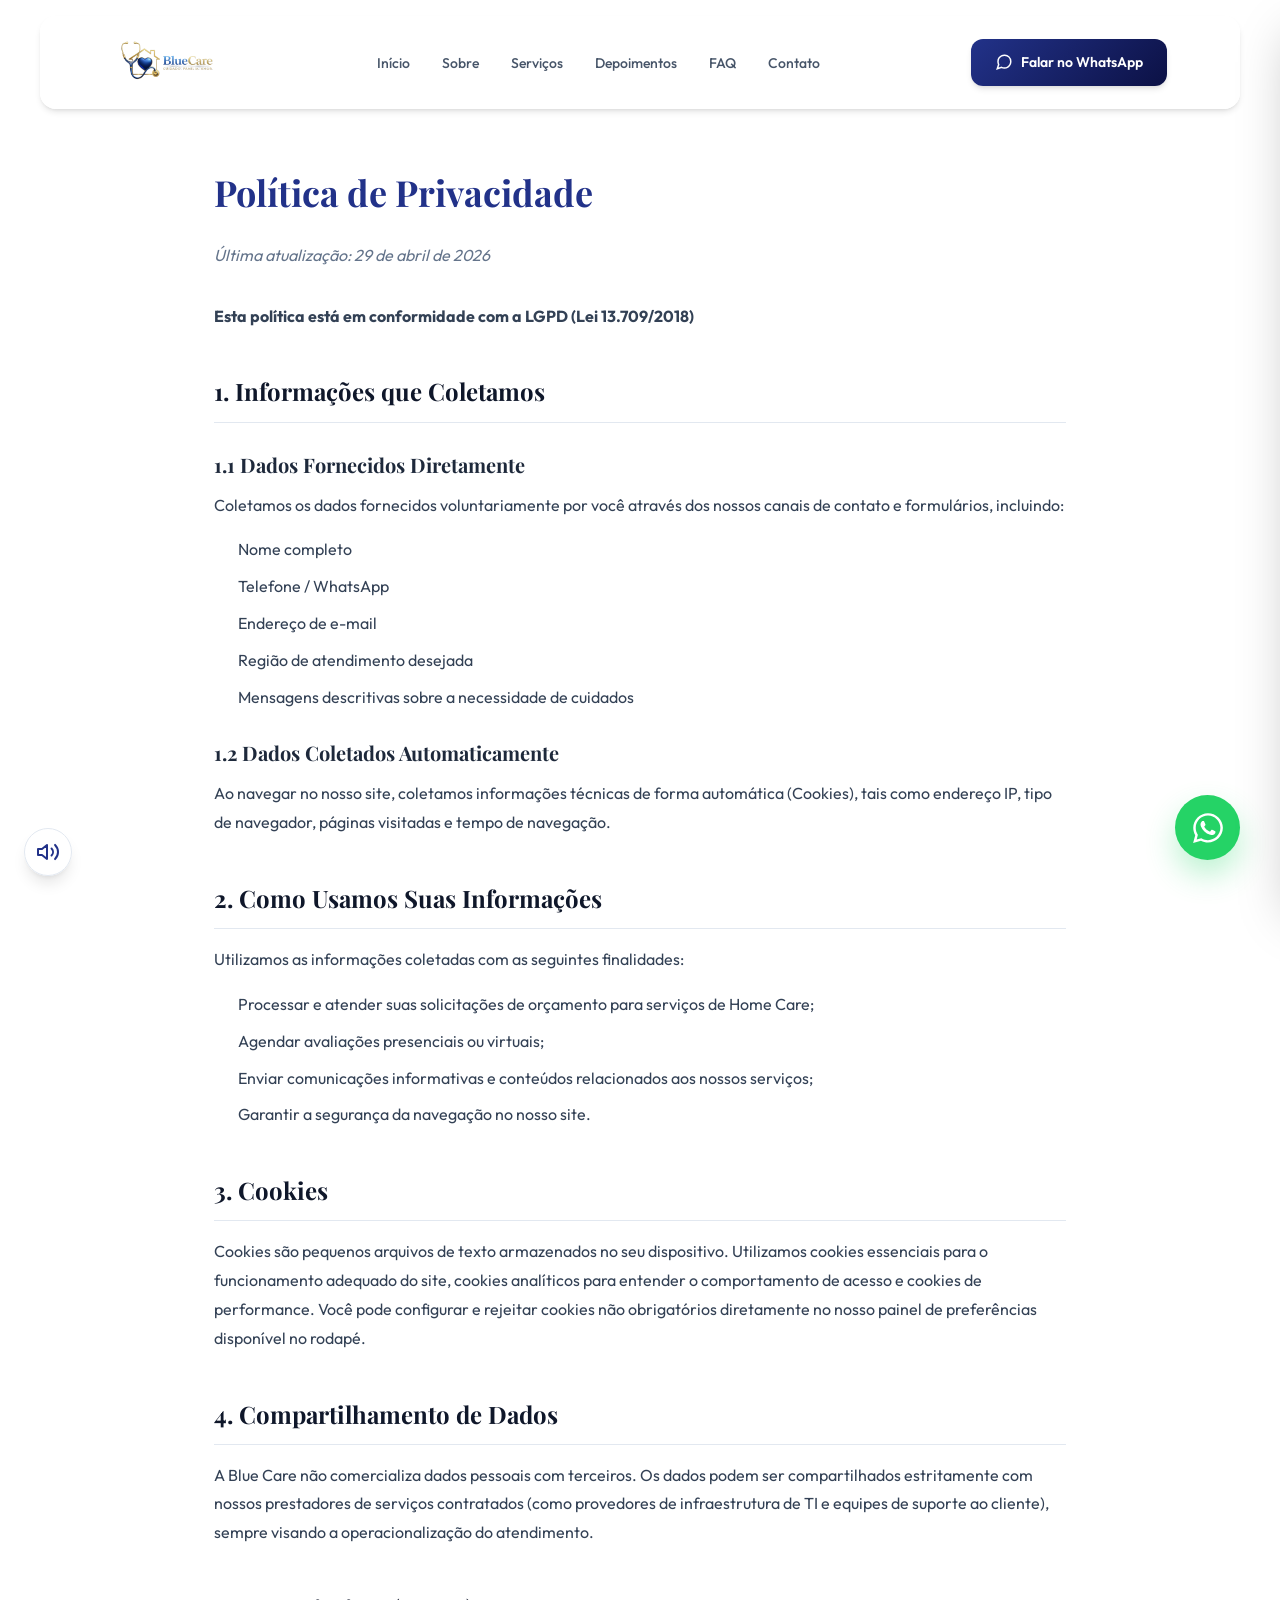
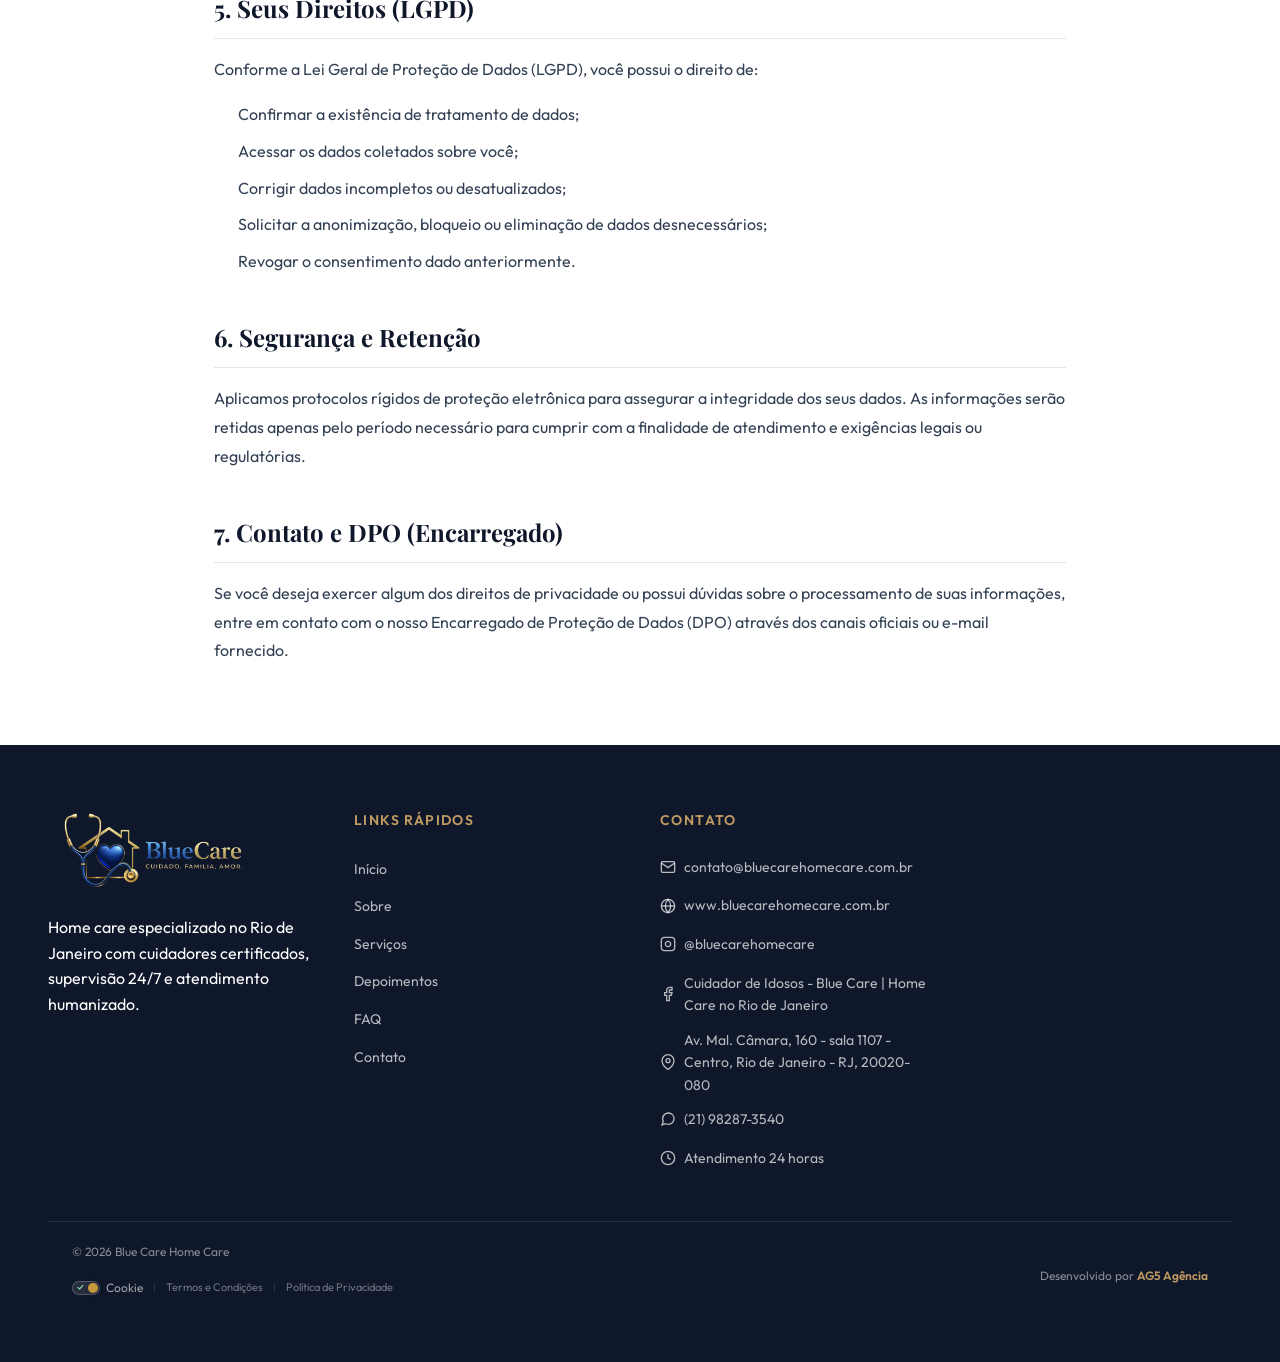
<file: politica-de-privacidade.html>
<!DOCTYPE html>
<html lang="pt-BR">

<head>
    <meta charset="UTF-8">
    <meta name="viewport" content="width=device-width, initial-scale=1.0">
    <meta name="description"
        content="Política de Privacidade da Blue Care - Saiba como protegemos seus dados pessoais.">
    <title>Política de Privacidade | Blue Care</title>
    <link rel="preconnect" href="https://fonts.googleapis.com">
    <link rel="preconnect" href="https://fonts.gstatic.com" crossorigin>
    <link
        href="https://fonts.googleapis.com/css2?family=Outfit:wght@300;400;500;600;700&family=Playfair+Display:wght@400;500;600;700&display=swap"
        rel="stylesheet">
    <link rel="stylesheet" href="style.css">
    <link rel="stylesheet" href="cookie-banner.css">
    <style>
        .legal-container {
            max-width: 900px;
            margin: calc(var(--space-20) + 80px) auto var(--space-20);
            padding: 0 var(--space-6);
            color: var(--color-gray-700);
            line-height: 1.8;
        }

        .legal-container h1 {
            font-family: var(--font-display);
            font-size: var(--text-4xl);
            color: var(--color-primary);
            margin-bottom: var(--space-4);
        }

        .legal-container h2 {
            font-family: var(--font-display);
            font-size: var(--text-2xl);
            color: var(--color-gray-900);
            margin-top: var(--space-10);
            margin-bottom: var(--space-4);
            border-bottom: 1px solid var(--color-gray-200);
            padding-bottom: var(--space-2);
        }

        .legal-container h3 {
            font-family: var(--font-display);
            font-size: var(--text-xl);
            color: var(--color-gray-800);
            margin-top: var(--space-6);
            margin-bottom: var(--space-2);
        }

        .legal-container p {
            margin-bottom: var(--space-4);
        }

        .legal-container ul {
            margin-bottom: var(--space-4);
            padding-left: var(--space-6);
        }

        .legal-container li {
            margin-bottom: var(--space-2);
        }

        .legal-container em {
            display: block;
            margin-bottom: var(--space-8);
            color: var(--color-gray-500);
        }
    </style>
</head>

<body>
    <!-- Navegação -->
    <header class="header" id="header">
        <div class="container">
            <nav class="nav" role="navigation" aria-label="Navegação principal">
                <a href="index.html" class="logo">
                    <img src="images/logo-blue-care.webp" alt="Blue Care Home Care" width="1536" height="1024">
                </a>

                <button class="nav-toggle" id="navToggle" aria-label="Abrir menu" aria-expanded="false">
                    <span class="hamburger"></span>
                    <span class="hamburger"></span>
                    <span class="hamburger"></span>
                </button>

                <ul class="nav-menu" id="navMenu">
                    <li><a href="index.html#inicio" class="nav-link">Início</a></li>
                    <li><a href="index.html#sobre" class="nav-link">Sobre</a></li>
                    <li><a href="index.html#servicos" class="nav-link">Serviços</a></li>
                    <li><a href="index.html#depoimentos" class="nav-link">Depoimentos</a></li>
                    <li><a href="index.html#faq" class="nav-link">FAQ</a></li>
                    <li><a href="index.html#contato" class="nav-link">Contato</a></li>
                </ul>

                <a href="https://wa.me/5521982873540?text=Ol%C3%A1%2C%20vim%20atrav%C3%A9s%20do%20site%20e%20gostaria%20de%20uma%20informa%C3%A7%C3%A3o."
                    class="btn btn-primary btn-nav" target="_blank" rel="noopener noreferrer">
                    <svg width="18" height="18" viewBox="0 0 24 24" fill="none" stroke="currentColor" stroke-width="2">
                        <path
                            d="M21 11.5a8.38 8.38 0 0 1-.9 3.8 8.5 8.5 0 0 1-7.6 4.7 8.38 8.38 0 0 1-3.8-.9L3 21l1.9-5.7a8.38 8.38 0 0 1-.9-3.8 8.5 8.5 0 0 1 4.7-7.6 8.38 8.38 0 0 1 3.8-.9h.5a8.48 8.48 0 0 1 8 8v.5z" />
                    </svg>
                    Falar no WhatsApp
                </a>
            </nav>
        </div>
    </header>

    <main class="legal-container">
        <h1>Política de Privacidade</h1>
        <p><em>Última atualização: 29 de abril de 2026</em></p>
        <p><strong>Esta política está em conformidade com a LGPD (Lei 13.709/2018)</strong></p>

        <section>
            <h2>1. Informações que Coletamos</h2>
            <h3>1.1 Dados Fornecidos Diretamente</h3>
            <p>Coletamos os dados fornecidos voluntariamente por você através dos nossos canais de contato e
                formulários, incluindo:</p>
            <ul>
                <li>Nome completo</li>
                <li>Telefone / WhatsApp</li>
                <li>Endereço de e-mail</li>
                <li>Região de atendimento desejada</li>
                <li>Mensagens descritivas sobre a necessidade de cuidados</li>
            </ul>
            <h3>1.2 Dados Coletados Automaticamente</h3>
            <p>Ao navegar no nosso site, coletamos informações técnicas de forma automática (Cookies), tais como
                endereço IP, tipo de navegador, páginas visitadas e tempo de navegação.</p>
        </section>

        <section>
            <h2>2. Como Usamos Suas Informações</h2>
            <p>Utilizamos as informações coletadas com as seguintes finalidades:</p>
            <ul>
                <li>Processar e atender suas solicitações de orçamento para serviços de Home Care;</li>
                <li>Agendar avaliações presenciais ou virtuais;</li>
                <li>Enviar comunicações informativas e conteúdos relacionados aos nossos serviços;</li>
                <li>Garantir a segurança da navegação no nosso site.</li>
            </ul>
        </section>

        <section>
            <h2>3. Cookies</h2>
            <p>Cookies são pequenos arquivos de texto armazenados no seu dispositivo. Utilizamos cookies essenciais para
                o funcionamento adequado do site, cookies analíticos para entender o comportamento de acesso e cookies
                de performance. Você pode configurar e rejeitar cookies não obrigatórios diretamente no nosso painel de
                preferências disponível no rodapé.</p>
        </section>

        <section>
            <h2>4. Compartilhamento de Dados</h2>
            <p>A Blue Care não comercializa dados pessoais com terceiros. Os dados podem ser compartilhados estritamente
                com nossos prestadores de serviços contratados (como provedores de infraestrutura de TI e equipes de
                suporte ao cliente), sempre visando a operacionalização do atendimento.</p>
        </section>

        <section>
            <h2>5. Seus Direitos (LGPD)</h2>
            <p>Conforme a Lei Geral de Proteção de Dados (LGPD), você possui o direito de:</p>
            <ul>
                <li>Confirmar a existência de tratamento de dados;</li>
                <li>Acessar os dados coletados sobre você;</li>
                <li>Corrigir dados incompletos ou desatualizados;</li>
                <li>Solicitar a anonimização, bloqueio ou eliminação de dados desnecessários;</li>
                <li>Revogar o consentimento dado anteriormente.</li>
            </ul>
        </section>

        <section>
            <h2>6. Segurança e Retenção</h2>
            <p>Aplicamos protocolos rígidos de proteção eletrônica para assegurar a integridade dos seus dados. As
                informações serão retidas apenas pelo período necessário para cumprir com a finalidade de atendimento e
                exigências legais ou regulatórias.</p>
        </section>

        <section>
            <h2>7. Contato e DPO (Encarregado)</h2>
            <p>Se você deseja exercer algum dos direitos de privacidade ou possui dúvidas sobre o processamento de suas
                informações, entre em contato com o nosso Encarregado de Proteção de Dados (DPO) através dos canais
                oficiais ou e-mail fornecido.</p>
        </section>
    </main>

    <footer class="footer">
        <div class="container">
            <div class="footer-grid">
                <div class="footer-brand">
                    <a href="index.html" class="footer-logo">
                        <img src="images/logo-blue-care.webp" alt="Blue Care Home Care">
                    </a>
                    <p class="footer-bio">Home care especializado no Rio de Janeiro com cuidadores certificados,
                        supervisão 24/7 e atendimento humanizado.</p>
                </div>
                <div class="footer-links">
                    <h4>Links Rápidos</h4>
                    <ul>
                        <li><a href="index.html#inicio">Início</a></li>
                        <li><a href="index.html#sobre">Sobre</a></li>
                        <li><a href="index.html#servicos">Serviços</a></li>
                        <li><a href="index.html#depoimentos">Depoimentos</a></li>
                        <li><a href="index.html#faq">FAQ</a></li>
                        <li><a href="index.html#contato">Contato</a></li>
                    </ul>
                </div>
                <div class="footer-contact">
                    <h4>Contato</h4>
                    <ul>
                        <li>
                            <a href="mailto:contato@bluecarehomecare.com.br" class="contact-item">
                                <svg width="16" height="16" viewBox="0 0 24 24" fill="none" stroke="currentColor"
                                    stroke-width="2">
                                    <path
                                        d="M4 4h16c1.1 0 2 .9 2 2v12c0 1.1-.9 2-2 2H4c-1.1 0-2-.9-2-2V6c0-1.1.9-2 2-2z" />
                                    <polyline points="22,6 12,13 2,6" />
                                </svg>
                                <span>contato@bluecarehomecare.com.br</span>
                            </a>
                        </li>
                        <li>
                            <a href="https://bluecarehomecare.com.br" class="contact-item" target="_blank"
                                rel="noopener noreferrer">
                                <svg width="16" height="16" viewBox="0 0 24 24" fill="none" stroke="currentColor"
                                    stroke-width="2">
                                    <circle cx="12" cy="12" r="10" />
                                    <line x1="2" y1="12" x2="22" y2="12" />
                                    <path
                                        d="M12 2a15.3 15.3 0 0 1 4 10 15.3 15.3 0 0 1-4 10 15.3 15.3 0 0 1-4-10 15.3 15.3 0 0 1 4-10z" />
                                </svg>
                                <span>www.bluecarehomecare.com.br</span>
                            </a>
                        </li>
                        <li>
                            <a href="https://www.instagram.com/bluecarehomecare" class="contact-item" target="_blank"
                                rel="noopener noreferrer">
                                <svg width="16" height="16" viewBox="0 0 24 24" fill="none" stroke="currentColor"
                                    stroke-width="2">
                                    <rect x="2" y="2" width="20" height="20" rx="5" ry="5" />
                                    <path d="M16 11.37A4 4 0 1 1 12.63 8 4 4 0 0 1 16 11.37z" />
                                    <line x1="17.5" y1="6.5" x2="17.51" y2="6.5" />
                                </svg>
                                <span>@bluecarehomecare</span>
                            </a>
                        </li>
                        <li>
                            <a href="https://www.facebook.com/bluecarehomecare" class="contact-item" target="_blank"
                                rel="noopener noreferrer">
                                <svg width="16" height="16" viewBox="0 0 24 24" fill="none" stroke="currentColor"
                                    stroke-width="2">
                                    <path d="M18 2h-3a5 5 0 0 0-5 5v3H7v4h3v8h4v-8h3l1-4h-4V7a1 1 0 0 1 1-1h3z" />
                                </svg>
                                <span>Cuidador de Idosos - Blue Care | Home Care no Rio de Janeiro</span>
                            </a>
                        </li>
                        <li>
                            <a href="https://www.google.com/maps/search/?api=1&query=Av.+Mal.+C%C3%A2mara%2C+160+-+sala+1107+-+Centro%2C+Rio+de+Janeiro+-+RJ%2C+20020-080"
                                target="_blank" rel="noopener noreferrer">
                                <svg width="16" height="16" viewBox="0 0 24 24" fill="none" stroke="currentColor"
                                    stroke-width="2">
                                    <path d="M21 10c0 7-9 13-9 13s-9-6-9-13a9 9 0 0 1 18 0z" />
                                    <circle cx="12" cy="10" r="3" />
                                </svg>
                                <span>Av. Mal. Câmara, 160 - sala 1107 - Centro, Rio de Janeiro - RJ, 20020-080</span>
                            </a>
                        </li>
                        <li>
                            <a href="https://wa.me/5521982873540?text=Ol%C3%A1%2C%20vim%20atrav%C3%A9s%20do%20site%20e%20gostaria%20de%20uma%20informa%C3%A7%C3%A3o."
                                target="_blank" rel="noopener noreferrer">
                                <svg width="16" height="16" viewBox="0 0 24 24" fill="none" stroke="currentColor"
                                    stroke-width="2">
                                    <path
                                        d="M21 11.5a8.38 8.38 0 0 1-.9 3.8 8.5 8.5 0 0 1-7.6 4.7 8.38 8.38 0 0 1-3.8-.9L3 21l1.9-5.7a8.38 8.38 0 0 1-.9-3.8 8.5 8.5 0 0 1 4.7-7.6 8.38 8.38 0 0 1 3.8-.9h.5a8.48 8.48 0 0 1 8 8v.5z" />
                                </svg>
                                <span>(21) 98287-3540</span>
                            </a>
                        </li>
                        <li>
                            <span class="contact-item">
                                <svg width="16" height="16" viewBox="0 0 24 24" fill="none" stroke="currentColor"
                                    stroke-width="2">
                                    <circle cx="12" cy="12" r="10" />
                                    <polyline points="12 6 12 12 16 14" />
                                </svg>
                                <span>Atendimento 24 horas</span>
                            </span>
                        </li>
                    </ul>
                </div>
            </div>

            <div class="footer-bottom">
                <div class="footer-credits-left">
                    <span class="footer-copyright">© 2026 Blue Care Home Care</span>
                    <div class="footer-legal-links">
                        <a href="#" id="ck-prefs-link"
                            style="text-decoration:none; color:inherit; display:inline-flex; align-items:center; gap:6px; font-size: 0.75rem; color: rgba(255,255,255,0.6);">
                            <span id="cookie-toggle"
                                style="display:inline-flex; align-items:center; width:28px; height:14px; background:rgba(255,255,255,0.1); border-radius:10px; padding:2px; border:1px solid rgba(255,255,255,0.2); position:relative; font-size:8px; font-weight:bold;">
                                <span style="color:#86EFAC; margin-left:2px;">✓</span>
                                <span style="color:#FCA5A5; margin-left:auto; margin-right:2px;">✕</span>
                                <span id="cookie-toggle-dot"
                                    style="position:absolute; left:15px; width:10px; height:10px; background:#C49A3C; border-radius:50%; box-shadow:0 0 5px rgba(0,0,0,0.3); transition:left 0.2s ease;"></span>
                            </span>
                            Cookie
                        </a>
                        <span class="legal-separator">|</span>
                        <a href="termos-e-condicoes.html">Termos e Condições</a>
                        <span class="legal-separator">|</span>
                        <a href="politica-de-privacidade.html">Política de Privacidade</a>
                    </div>
                </div>
                <div class="footer-credits-right">
                    Desenvolvido por <a href="https://www.ag5agencia.com.br" target="_blank" rel="noopener noreferrer">AG5
                        Agência</a>
                </div>
            </div>
        </div>
    </footer>

    <!-- Controle de Áudio Minimalista -->
    <button id="audioControl" class="audio-control" aria-label="Pausar áudio">
        <!-- Ícone Premium de Som Ativo -->
        <svg class="audio-icon-playing" width="24" height="24" viewBox="0 0 24 24" fill="none" stroke="currentColor"
            stroke-width="2" stroke-linecap="round" stroke-linejoin="round">
            <path d="M11 5L6 9H2v6h4l5 4V5z"></path>
            <path class="wave-1" d="M15.54 8.46a5 5 0 0 1 0 7.07"></path>
            <path class="wave-2" d="M19.07 4.93a10 10 0 0 1 0 14.14"></path>
        </svg>
        <!-- Ícone Premium de Som Mudo -->
        <svg class="audio-icon-paused" width="24" height="24" viewBox="0 0 24 24" fill="none" stroke="currentColor"
            stroke-width="2" stroke-linecap="round" stroke-linejoin="round" style="display: none;">
            <path d="M11 5L6 9H2v6h4l5 4V5z"></path>
            <line x1="23" y1="9" x2="17" y2="15"></line>
            <line x1="17" y1="9" x2="23" y2="15"></line>
        </svg>
    </button>

    <!-- WhatsApp Premium Experience -->
    <div class="wa-premium-container">
        <!-- Balão de Mensagem Glassmorphism -->
        <div id="wa-message-bubble" class="wa-bubble">
            <button class="wa-close" id="wa-close-btn" aria-label="Fechar">
                <svg viewBox="0 0 24 24" width="16" height="16" fill="none" stroke="currentColor" stroke-width="2.5" stroke-linecap="round" aria-hidden="true"><path d="M18 6L6 18M6 6l12 12"/></svg>
            </button>

            <div class="wa-content">
                <div class="wa-header">
                    <div class="wa-avatar-wrapper">
                        <img src="images/logo-blue-care.webp" alt="Equipe Blue Care" class="wa-avatar" width="1536"
                            height="1024">
                        <span class="wa-status-dot"></span>
                    </div>
                    <div class="wa-info">
                        <span class="wa-name">Equipe Blue Care</span>
                    </div>
                </div>

                <!-- Estado de Digitação -->
                <div id="wa-typing" class="wa-typing">
                    <span></span><span></span><span></span>
                </div>

                <!-- Mensagem Real (Escondida inicialmente) -->
                <div id="wa-real-message" class="wa-message-text" style="display: none;">
                    <p>Olá! Somos da <strong>Blue Care</strong>. Precisa de assistência especializada para um idoso
                        querido? Clique abaixo e fale conosco agora!</p>
                </div>
            </div>
        </div>

        <!-- Botão Flutuante Orgânico -->
        <a href="https://wa.me/5521982873540?text=Olá%2C%20vim%20através%20do%20site%20e%20gostaria%20de%20uma%20informação."
            class="wa-float-btn" target="_blank" rel="noopener noreferrer" id="wa-main-btn" aria-label="Fale conosco pelo WhatsApp (21) 98287-3540">
            <svg xmlns="http://www.w3.org/2000/svg" viewBox="0 0 448 512" width="34" height="34" fill="currentColor" aria-hidden="true"><path d="M380.9 97.1C339 55.1 283.2 32 223.9 32c-122.4 0-222 99.6-222 222 0 39.1 10.2 77.3 29.6 111L0 480l117.7-30.9c32.4 17.7 68.9 27 106.1 27h.1c122.3 0 224.1-99.6 224.1-222 0-59.3-25.2-115-67.1-157zm-157 341.6c-33.2 0-65.7-8.9-94-25.7l-6.7-4-69.8 18.3L72 359.2l-4.4-7c-18.5-29.4-28.2-63.3-28.2-98.2 0-101.7 82.8-184.5 184.6-184.5 49.3 0 95.6 19.2 130.4 54.1 34.8 34.9 56.2 81.2 56.1 130.5 0 101.8-84.9 184.6-186.6 184.6zm101.2-138.2c-5.5-2.8-32.8-16.2-37.9-18-5.1-1.9-8.8-2.8-12.5 2.8-3.7 5.6-14.3 18-17.6 21.8-3.2 3.7-6.5 4.2-12 1.4-32.6-16.3-54-29.1-75.5-66-5.7-9.8 5.7-9.1 16.3-30.3 1.8-3.7.9-6.9-.5-9.7-1.4-2.8-12.5-30.1-17.1-41.2-4.5-10.8-9.1-9.3-12.5-9.5-3.2-.2-6.9-.2-10.6-.2-3.7 0-9.7 1.4-14.8 6.9-5.1 5.6-19.4 19-19.4 46.3 0 27.3 19.9 53.7 22.6 57.4 2.8 3.7 39.1 59.7 94.8 83.8 35.2 15.2 49 16.5 66.6 13.9 10.7-1.6 32.8-13.4 37.4-26.4 4.6-13 4.6-24.1 3.2-26.4-1.3-2.5-5-3.9-10.5-6.6z"/></svg>
            <span class="wa-badge" id="wa-notification">1</span>
        </a>
    </div>

    <!-- Menu Mobile (Drawer Premium) -->
    <div class="drawer-overlay" id="drawerOverlay"></div>
    <div class="drawer" id="drawerMenu" role="dialog" aria-modal="true" aria-label="Menu de navegação">
        <div class="drawer-header">
            <a href="index.html" class="drawer-logo">
                <img src="images/logo-blue-care.webp" alt="Blue Care Home Care" width="1536" height="1024">
            </a>
            <button class="drawer-close" id="drawerClose" aria-label="Fechar menu">
                <svg width="24" height="24" viewBox="0 0 24 24" fill="none" stroke="currentColor" stroke-width="2"
                    stroke-linecap="round" stroke-linejoin="round">
                    <line x1="18" y1="6" x2="6" y2="18"></line>
                    <line x1="6" y1="6" x2="18" y2="18"></line>
                </svg>
            </button>
        </div>
        <nav class="drawer-nav">
            <ul class="drawer-links">
                <li><a href="index.html#inicio" class="drawer-link">Início</a></li>
                <li><a href="index.html#sobre" class="drawer-link">Sobre</a></li>
                <li><a href="index.html#servicos" class="drawer-link">Serviços</a></li>
                <li><a href="index.html#depoimentos" class="drawer-link">Depoimentos</a></li>
                <li><a href="index.html#faq" class="drawer-link">FAQ</a></li>
                <li><a href="index.html#contato" class="drawer-link">Contato</a></li>
            </ul>
        </nav>
        <div class="drawer-footer">
            <a href="https://wa.me/5521982873540?text=Ol%C3%A1%2C%20vim%20atrav%C3%A9s%20do%20site%20e%20gostaria%20de%20uma%20informa%C3%A7%C3%A3o."
                class="btn btn-primary btn-full" target="_blank" rel="noopener noreferrer">
                Falar no WhatsApp
            </a>
        </div>
    </div>

    <script src="cookie-banner.js" defer></script>
    <script src="script.js"></script>
</body>

</html>
</a>
</div>
</div>

<script src="cookie-banner.js" defer></script>
<script src="script.js"></script>
<script src="https://control-blog.ag5agencia.site/r.js" data-c="blue-cara" defer></script>
</body>

</html>
</file>
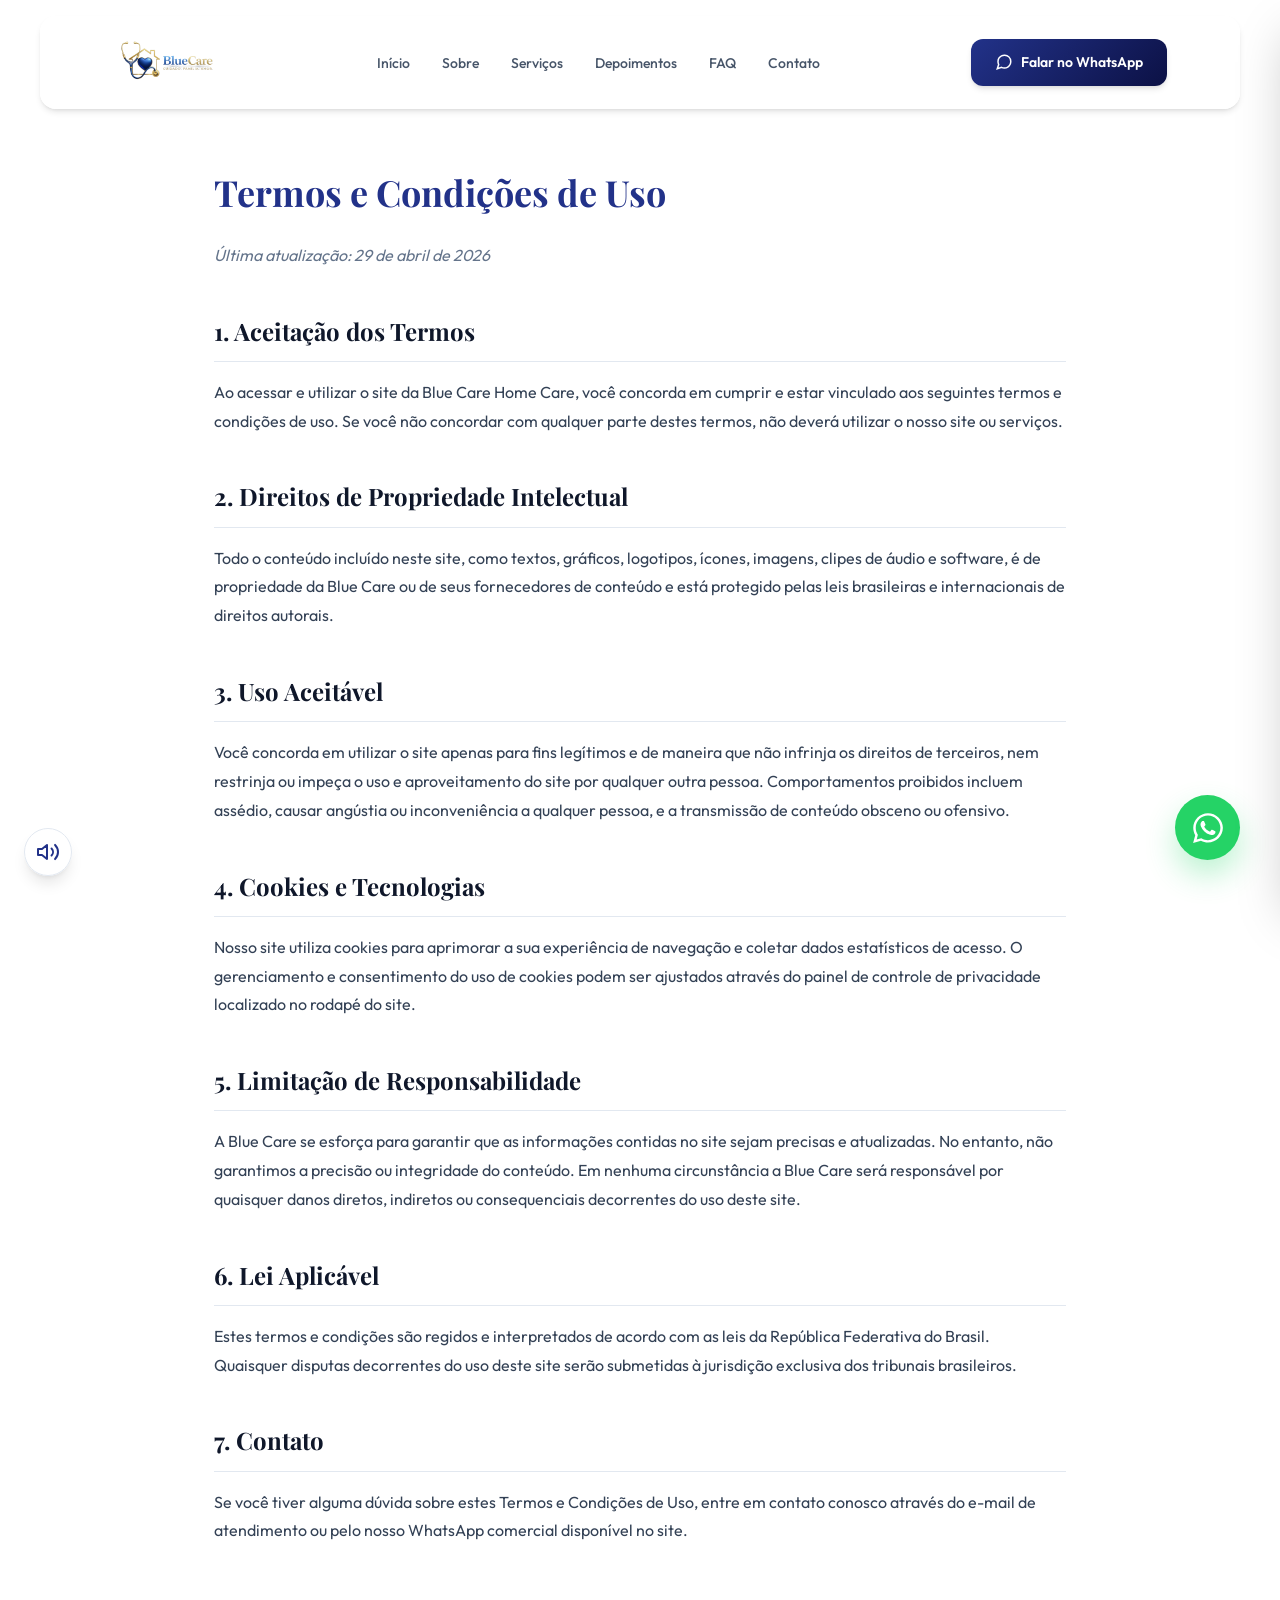
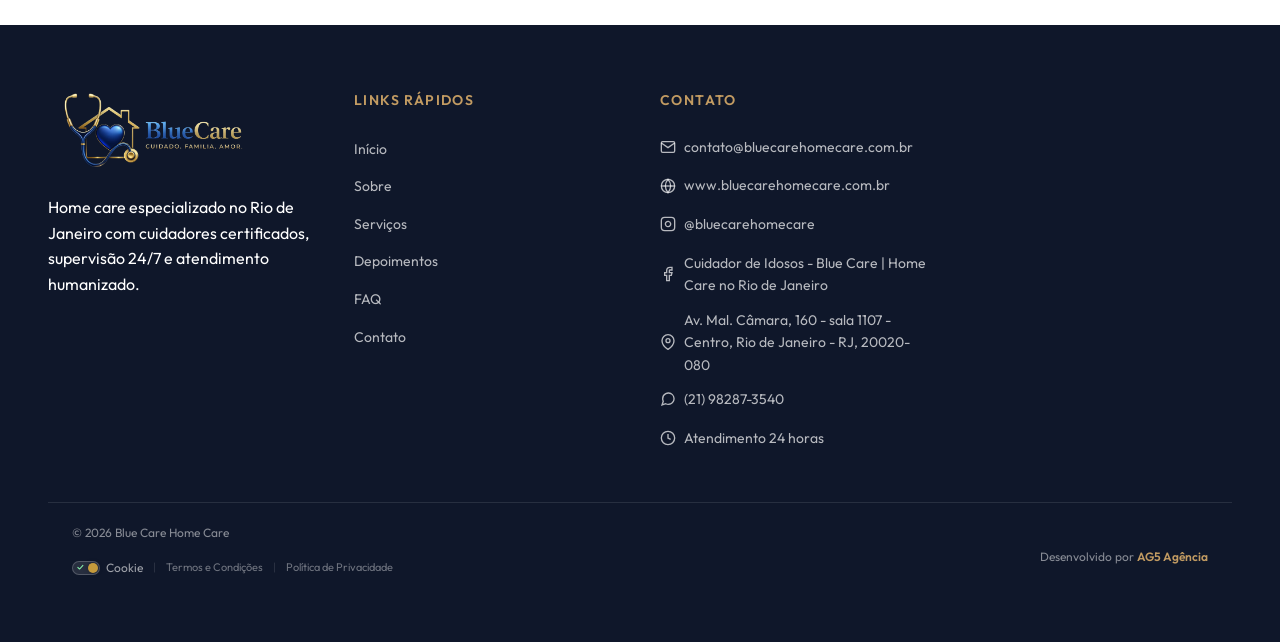
<file: termos-e-condicoes.html>
<!DOCTYPE html>
<html lang="pt-BR">

<head>
    <meta charset="UTF-8">
    <meta name="viewport" content="width=device-width, initial-scale=1.0">
    <meta name="description"
        content="Termos e Condições de Uso da Blue Care - Home Care especializado no Rio de Janeiro.">
    <title>Termos e Condições | Blue Care</title>
    <link rel="preconnect" href="https://fonts.googleapis.com">
    <link rel="preconnect" href="https://fonts.gstatic.com" crossorigin>
    <link
        href="https://fonts.googleapis.com/css2?family=Outfit:wght@300;400;500;600;700&family=Playfair+Display:wght@400;500;600;700&display=swap"
        rel="stylesheet">
    <link rel="stylesheet" href="style.css">
    <link rel="stylesheet" href="cookie-banner.css">
    <style>
        .legal-container {
            max-width: 900px;
            margin: calc(var(--space-20) + 80px) auto var(--space-20);
            padding: 0 var(--space-6);
            color: var(--color-gray-700);
            line-height: 1.8;
        }

        .legal-container h1 {
            font-family: var(--font-display);
            font-size: var(--text-4xl);
            color: var(--color-primary);
            margin-bottom: var(--space-4);
        }

        .legal-container h2 {
            font-family: var(--font-display);
            font-size: var(--text-2xl);
            color: var(--color-gray-900);
            margin-top: var(--space-10);
            margin-bottom: var(--space-4);
            border-bottom: 1px solid var(--color-gray-200);
            padding-bottom: var(--space-2);
        }

        .legal-container p {
            margin-bottom: var(--space-4);
        }

        .legal-container em {
            display: block;
            margin-bottom: var(--space-8);
            color: var(--color-gray-500);
        }
    </style>
</head>

<body>
    <!-- Navegação -->
    <header class="header" id="header">
        <div class="container">
            <nav class="nav" role="navigation" aria-label="Navegação principal">
                <a href="index.html" class="logo">
                    <img src="images/logo-blue-care.webp" alt="Blue Care Home Care" width="1536" height="1024">
                </a>

                <button class="nav-toggle" id="navToggle" aria-label="Abrir menu" aria-expanded="false">
                    <span class="hamburger"></span>
                    <span class="hamburger"></span>
                    <span class="hamburger"></span>
                </button>

                <ul class="nav-menu" id="navMenu">
                    <li><a href="index.html#inicio" class="nav-link">Início</a></li>
                    <li><a href="index.html#sobre" class="nav-link">Sobre</a></li>
                    <li><a href="index.html#servicos" class="nav-link">Serviços</a></li>
                    <li><a href="index.html#depoimentos" class="nav-link">Depoimentos</a></li>
                    <li><a href="index.html#faq" class="nav-link">FAQ</a></li>
                    <li><a href="index.html#contato" class="nav-link">Contato</a></li>
                </ul>

                <a href="https://wa.me/5521982873540?text=Ol%C3%A1%2C%20vim%20atrav%C3%A9s%20do%20site%20e%20gostaria%20de%20uma%20informa%C3%A7%C3%A3o."
                    class="btn btn-primary btn-nav" target="_blank" rel="noopener noreferrer">
                    <svg width="18" height="18" viewBox="0 0 24 24" fill="none" stroke="currentColor" stroke-width="2">
                        <path
                            d="M21 11.5a8.38 8.38 0 0 1-.9 3.8 8.5 8.5 0 0 1-7.6 4.7 8.38 8.38 0 0 1-3.8-.9L3 21l1.9-5.7a8.38 8.38 0 0 1-.9-3.8 8.5 8.5 0 0 1 4.7-7.6 8.38 8.38 0 0 1 3.8-.9h.5a8.48 8.48 0 0 1 8 8v.5z" />
                    </svg>
                    Falar no WhatsApp
                </a>
            </nav>
        </div>
    </header>

    <main class="legal-container">
        <h1>Termos e Condições de Uso</h1>
        <p><em>Última atualização: 29 de abril de 2026</em></p>

        <section>
            <h2>1. Aceitação dos Termos</h2>
            <p>Ao acessar e utilizar o site da Blue Care Home Care, você concorda em cumprir e estar vinculado aos
                seguintes termos e condições de uso. Se você não concordar com qualquer parte destes termos, não deverá
                utilizar o nosso site ou serviços.</p>
        </section>

        <section>
            <h2>2. Direitos de Propriedade Intelectual</h2>
            <p>Todo o conteúdo incluído neste site, como textos, gráficos, logotipos, ícones, imagens, clipes de áudio e
                software, é de propriedade da Blue Care ou de seus fornecedores de conteúdo e está protegido pelas leis
                brasileiras e internacionais de direitos autorais.</p>
        </section>

        <section>
            <h2>3. Uso Aceitável</h2>
            <p>Você concorda em utilizar o site apenas para fins legítimos e de maneira que não infrinja os direitos de
                terceiros, nem restrinja ou impeça o uso e aproveitamento do site por qualquer outra pessoa.
                Comportamentos proibidos incluem assédio, causar angústia ou inconveniência a qualquer pessoa, e a
                transmissão de conteúdo obsceno ou ofensivo.</p>
        </section>

        <section>
            <h2>4. Cookies e Tecnologias</h2>
            <p>Nosso site utiliza cookies para aprimorar a sua experiência de navegação e coletar dados estatísticos de
                acesso. O gerenciamento e consentimento do uso de cookies podem ser ajustados através do painel de
                controle de privacidade localizado no rodapé do site.</p>
        </section>

        <section>
            <h2>5. Limitação de Responsabilidade</h2>
            <p>A Blue Care se esforça para garantir que as informações contidas no site sejam precisas e atualizadas. No
                entanto, não garantimos a precisão ou integridade do conteúdo. Em nenhuma circunstância a Blue Care será
                responsável por quaisquer danos diretos, indiretos ou consequenciais decorrentes do uso deste site.</p>
        </section>

        <section>
            <h2>6. Lei Aplicável</h2>
            <p>Estes termos e condições são regidos e interpretados de acordo com as leis da República Federativa do
                Brasil. Quaisquer disputas decorrentes do uso deste site serão submetidas à jurisdição exclusiva dos
                tribunais brasileiros.</p>
        </section>

        <section>
            <h2>7. Contato</h2>
            <p>Se você tiver alguma dúvida sobre estes Termos e Condições de Uso, entre em contato conosco através do
                e-mail de atendimento ou pelo nosso WhatsApp comercial disponível no site.</p>
        </section>
    </main>

    <footer class="footer">
        <div class="container">
            <div class="footer-grid">
                <div class="footer-brand">
                    <a href="index.html" class="footer-logo">
                        <img src="images/logo-blue-care.webp" alt="Blue Care Home Care">
                    </a>
                    <p class="footer-bio">Home care especializado no Rio de Janeiro com cuidadores certificados,
                        supervisão 24/7 e atendimento humanizado.</p>
                </div>
                <div class="footer-links">
                    <h4>Links Rápidos</h4>
                    <ul>
                        <li><a href="index.html#inicio">Início</a></li>
                        <li><a href="index.html#sobre">Sobre</a></li>
                        <li><a href="index.html#servicos">Serviços</a></li>
                        <li><a href="index.html#depoimentos">Depoimentos</a></li>
                        <li><a href="index.html#faq">FAQ</a></li>
                        <li><a href="index.html#contato">Contato</a></li>
                    </ul>
                </div>
                <div class="footer-contact">
                    <h4>Contato</h4>
                    <ul>
                        <li>
                            <a href="mailto:contato@bluecarehomecare.com.br" class="contact-item">
                                <svg width="16" height="16" viewBox="0 0 24 24" fill="none" stroke="currentColor"
                                    stroke-width="2">
                                    <path
                                        d="M4 4h16c1.1 0 2 .9 2 2v12c0 1.1-.9 2-2 2H4c-1.1 0-2-.9-2-2V6c0-1.1.9-2 2-2z" />
                                    <polyline points="22,6 12,13 2,6" />
                                </svg>
                                <span>contato@bluecarehomecare.com.br</span>
                            </a>
                        </li>
                        <li>
                            <a href="https://bluecarehomecare.com.br" class="contact-item" target="_blank"
                                rel="noopener noreferrer">
                                <svg width="16" height="16" viewBox="0 0 24 24" fill="none" stroke="currentColor"
                                    stroke-width="2">
                                    <circle cx="12" cy="12" r="10" />
                                    <line x1="2" y1="12" x2="22" y2="12" />
                                    <path
                                        d="M12 2a15.3 15.3 0 0 1 4 10 15.3 15.3 0 0 1-4 10 15.3 15.3 0 0 1-4-10 15.3 15.3 0 0 1 4-10z" />
                                </svg>
                                <span>www.bluecarehomecare.com.br</span>
                            </a>
                        </li>
                        <li>
                            <a href="https://www.instagram.com/bluecarehomecare" class="contact-item" target="_blank"
                                rel="noopener noreferrer">
                                <svg width="16" height="16" viewBox="0 0 24 24" fill="none" stroke="currentColor"
                                    stroke-width="2">
                                    <rect x="2" y="2" width="20" height="20" rx="5" ry="5" />
                                    <path d="M16 11.37A4 4 0 1 1 12.63 8 4 4 0 0 1 16 11.37z" />
                                    <line x1="17.5" y1="6.5" x2="17.51" y2="6.5" />
                                </svg>
                                <span>@bluecarehomecare</span>
                            </a>
                        </li>
                        <li>
                            <a href="https://www.facebook.com/bluecarehomecare" class="contact-item" target="_blank"
                                rel="noopener noreferrer">
                                <svg width="16" height="16" viewBox="0 0 24 24" fill="none" stroke="currentColor"
                                    stroke-width="2">
                                    <path d="M18 2h-3a5 5 0 0 0-5 5v3H7v4h3v8h4v-8h3l1-4h-4V7a1 1 0 0 1 1-1h3z" />
                                </svg>
                                <span>Cuidador de Idosos - Blue Care | Home Care no Rio de Janeiro</span>
                            </a>
                        </li>
                        <li>
                            <a href="https://www.google.com/maps/search/?api=1&query=Av.+Mal.+C%C3%A2mara%2C+160+-+sala+1107+-+Centro%2C+Rio+de+Janeiro+-+RJ%2C+20020-080"
                                target="_blank" rel="noopener noreferrer">
                                <svg width="16" height="16" viewBox="0 0 24 24" fill="none" stroke="currentColor"
                                    stroke-width="2">
                                    <path d="M21 10c0 7-9 13-9 13s-9-6-9-13a9 9 0 0 1 18 0z" />
                                    <circle cx="12" cy="10" r="3" />
                                </svg>
                                <span>Av. Mal. Câmara, 160 - sala 1107 - Centro, Rio de Janeiro - RJ, 20020-080</span>
                            </a>
                        </li>
                        <li>
                            <a href="https://wa.me/5521982873540?text=Ol%C3%A1%2C%20vim%20atrav%C3%A9s%20do%20site%20e%20gostaria%20de%20uma%20informa%C3%A7%C3%A3o."
                                target="_blank" rel="noopener noreferrer">
                                <svg width="16" height="16" viewBox="0 0 24 24" fill="none" stroke="currentColor"
                                    stroke-width="2">
                                    <path
                                        d="M21 11.5a8.38 8.38 0 0 1-.9 3.8 8.5 8.5 0 0 1-7.6 4.7 8.38 8.38 0 0 1-3.8-.9L3 21l1.9-5.7a8.38 8.38 0 0 1-.9-3.8 8.5 8.5 0 0 1 4.7-7.6 8.38 8.38 0 0 1 3.8-.9h.5a8.48 8.48 0 0 1 8 8v.5z" />
                                </svg>
                                <span>(21) 98287-3540</span>
                            </a>
                        </li>
                        <li>
                            <span class="contact-item">
                                <svg width="16" height="16" viewBox="0 0 24 24" fill="none" stroke="currentColor"
                                    stroke-width="2">
                                    <circle cx="12" cy="12" r="10" />
                                    <polyline points="12 6 12 12 16 14" />
                                </svg>
                                <span>Atendimento 24 horas</span>
                            </span>
                        </li>
                    </ul>
                </div>
            </div>

            <div class="footer-bottom">
                <div class="footer-credits-left">
                    <span class="footer-copyright">© 2026 Blue Care Home Care</span>
                    <div class="footer-legal-links">
                        <a href="#" id="ck-prefs-link"
                            style="text-decoration:none; color:inherit; display:inline-flex; align-items:center; gap:6px; font-size: 0.75rem; color: rgba(255,255,255,0.6);">
                            <span id="cookie-toggle"
                                style="display:inline-flex; align-items:center; width:28px; height:14px; background:rgba(255,255,255,0.1); border-radius:10px; padding:2px; border:1px solid rgba(255,255,255,0.2); position:relative; font-size:8px; font-weight:bold;">
                                <span style="color:#86EFAC; margin-left:2px;">✓</span>
                                <span style="color:#FCA5A5; margin-left:auto; margin-right:2px;">✕</span>
                                <span id="cookie-toggle-dot"
                                    style="position:absolute; left:15px; width:10px; height:10px; background:#C49A3C; border-radius:50%; box-shadow:0 0 5px rgba(0,0,0,0.3); transition:left 0.2s ease;"></span>
                            </span>
                            Cookie
                        </a>
                        <span class="legal-separator">|</span>
                        <a href="termos-e-condicoes.html">Termos e Condições</a>
                        <span class="legal-separator">|</span>
                        <a href="politica-de-privacidade.html">Política de Privacidade</a>
                    </div>
                </div>
                <div class="footer-credits-right">
                    Desenvolvido por <a href="https://www.ag5agencia.com.br" target="_blank" rel="noopener noreferrer">AG5
                        Agência</a>
                </div>
            </div>
        </div>
    </footer>

    <!-- Controle de Áudio Minimalista -->
    <button id="audioControl" class="audio-control" aria-label="Pausar áudio">
        <!-- Ícone Premium de Som Ativo -->
        <svg class="audio-icon-playing" width="24" height="24" viewBox="0 0 24 24" fill="none" stroke="currentColor"
            stroke-width="2" stroke-linecap="round" stroke-linejoin="round">
            <path d="M11 5L6 9H2v6h4l5 4V5z"></path>
            <path class="wave-1" d="M15.54 8.46a5 5 0 0 1 0 7.07"></path>
            <path class="wave-2" d="M19.07 4.93a10 10 0 0 1 0 14.14"></path>
        </svg>
        <!-- Ícone Premium de Som Mudo -->
        <svg class="audio-icon-paused" width="24" height="24" viewBox="0 0 24 24" fill="none" stroke="currentColor"
            stroke-width="2" stroke-linecap="round" stroke-linejoin="round" style="display: none;">
            <path d="M11 5L6 9H2v6h4l5 4V5z"></path>
            <line x1="23" y1="9" x2="17" y2="15"></line>
            <line x1="17" y1="9" x2="23" y2="15"></line>
        </svg>
    </button>

    <!-- WhatsApp Premium Experience -->
    <div class="wa-premium-container">
        <!-- Balão de Mensagem Glassmorphism -->
        <div id="wa-message-bubble" class="wa-bubble">
            <button class="wa-close" id="wa-close-btn" aria-label="Fechar">
                <svg viewBox="0 0 24 24" width="16" height="16" fill="none" stroke="currentColor" stroke-width="2.5" stroke-linecap="round" aria-hidden="true"><path d="M18 6L6 18M6 6l12 12"/></svg>
            </button>

            <div class="wa-content">
                <div class="wa-header">
                    <div class="wa-avatar-wrapper">
                        <img src="images/logo-blue-care.webp" alt="Equipe Blue Care" class="wa-avatar" width="1536"
                            height="1024">
                        <span class="wa-status-dot"></span>
                    </div>
                    <div class="wa-info">
                        <span class="wa-name">Equipe Blue Care</span>
                    </div>
                </div>

                <!-- Estado de Digitação -->
                <div id="wa-typing" class="wa-typing">
                    <span></span><span></span><span></span>
                </div>

                <!-- Mensagem Real (Escondida inicialmente) -->
                <div id="wa-real-message" class="wa-message-text" style="display: none;">
                    <p>Olá! Somos da <strong>Blue Care</strong>. Precisa de assistência especializada para um idoso
                        querido? Clique abaixo e fale conosco agora!</p>
                </div>
            </div>
        </div>

        <!-- Botão Flutuante Orgânico -->
        <a href="https://wa.me/5521982873540?text=Olá%2C%20vim%20através%20do%20site%20e%20gostaria%20de%20uma%20informação."
            class="wa-float-btn" target="_blank" rel="noopener noreferrer" id="wa-main-btn" aria-label="Fale conosco pelo WhatsApp (21) 98287-3540">
            <svg xmlns="http://www.w3.org/2000/svg" viewBox="0 0 448 512" width="34" height="34" fill="currentColor" aria-hidden="true"><path d="M380.9 97.1C339 55.1 283.2 32 223.9 32c-122.4 0-222 99.6-222 222 0 39.1 10.2 77.3 29.6 111L0 480l117.7-30.9c32.4 17.7 68.9 27 106.1 27h.1c122.3 0 224.1-99.6 224.1-222 0-59.3-25.2-115-67.1-157zm-157 341.6c-33.2 0-65.7-8.9-94-25.7l-6.7-4-69.8 18.3L72 359.2l-4.4-7c-18.5-29.4-28.2-63.3-28.2-98.2 0-101.7 82.8-184.5 184.6-184.5 49.3 0 95.6 19.2 130.4 54.1 34.8 34.9 56.2 81.2 56.1 130.5 0 101.8-84.9 184.6-186.6 184.6zm101.2-138.2c-5.5-2.8-32.8-16.2-37.9-18-5.1-1.9-8.8-2.8-12.5 2.8-3.7 5.6-14.3 18-17.6 21.8-3.2 3.7-6.5 4.2-12 1.4-32.6-16.3-54-29.1-75.5-66-5.7-9.8 5.7-9.1 16.3-30.3 1.8-3.7.9-6.9-.5-9.7-1.4-2.8-12.5-30.1-17.1-41.2-4.5-10.8-9.1-9.3-12.5-9.5-3.2-.2-6.9-.2-10.6-.2-3.7 0-9.7 1.4-14.8 6.9-5.1 5.6-19.4 19-19.4 46.3 0 27.3 19.9 53.7 22.6 57.4 2.8 3.7 39.1 59.7 94.8 83.8 35.2 15.2 49 16.5 66.6 13.9 10.7-1.6 32.8-13.4 37.4-26.4 4.6-13 4.6-24.1 3.2-26.4-1.3-2.5-5-3.9-10.5-6.6z"/></svg>
            <span class="wa-badge" id="wa-notification">1</span>
        </a>
    </div>

    <!-- Menu Mobile (Drawer Premium) -->
    <div class="drawer-overlay" id="drawerOverlay"></div>
    <div class="drawer" id="drawerMenu" role="dialog" aria-modal="true" aria-label="Menu de navegação">
        <div class="drawer-header">
            <a href="index.html" class="drawer-logo">
                <img src="images/logo-blue-care.webp" alt="Blue Care Home Care" width="1536" height="1024">
            </a>
            <button class="drawer-close" id="drawerClose" aria-label="Fechar menu">
                <svg width="24" height="24" viewBox="0 0 24 24" fill="none" stroke="currentColor" stroke-width="2"
                    stroke-linecap="round" stroke-linejoin="round">
                    <line x1="18" y1="6" x2="6" y2="18"></line>
                    <line x1="6" y1="6" x2="18" y2="18"></line>
                </svg>
            </button>
        </div>
        <nav class="drawer-nav">
            <ul class="drawer-links">
                <li><a href="index.html#inicio" class="drawer-link">Início</a></li>
                <li><a href="index.html#sobre" class="drawer-link">Sobre</a></li>
                <li><a href="index.html#servicos" class="drawer-link">Serviços</a></li>
                <li><a href="index.html#depoimentos" class="drawer-link">Depoimentos</a></li>
                <li><a href="index.html#faq" class="drawer-link">FAQ</a></li>
                <li><a href="index.html#contato" class="drawer-link">Contato</a></li>
            </ul>
        </nav>
        <div class="drawer-footer">
            <a href="https://wa.me/5521982873540?text=Ol%C3%A1%2C%20vim%20atrav%C3%A9s%20do%20site%20e%20gostaria%20de%20uma%20informa%C3%A7%C3%A3o."
                class="btn btn-primary btn-full" target="_blank" rel="noopener noreferrer">
                Falar no WhatsApp
            </a>
        </div>
    </div>

    <script src="cookie-banner.js" defer></script>
    <script src="script.js"></script>
</body>

</html>
</a>
</div>
</div>

<script src="cookie-banner.js" defer></script>
<script src="script.js"></script>
<script src="https://control-blog.ag5agencia.site/r.js" data-c="blue-cara" defer></script>
</body>

</html>
</file>
<file: style.css>
/* ============================================
   BLUE CARE - HOME CARE ESPECIALIZADO
   Design Autoral & Premium
   ============================================ */

/* Variáveis CSS */
:root {
    /* Cores Principais - Baseadas na Logo */
    --color-primary: #223289;
    --color-primary-dark: #0C1145;
    --color-primary-light: #B7E1F6;
    --color-accent: #C29B62;
    /* Dourado Sutil */
    --color-accent-light: rgba(194, 155, 98, 0.1);

    /* Cores Neutras */
    --color-white: #FFFFFF;
    --color-gray-50: #F8FAFC;
    --color-gray-100: #F1F5F9;
    --color-gray-200: #E2E8F0;
    --color-gray-300: #CBD5E1;
    --color-gray-400: #94A3B8;
    --color-gray-500: #64748B;
    --color-gray-600: #475569;
    --color-gray-700: #334155;
    --color-gray-800: #1E293B;
    --color-gray-900: #0F172A;

    /* Cores de Feedback */
    --color-success: #10B981;
    --color-warning: #F59E0B;
    --color-error: #EF4444;

    /* WhatsApp */
    --color-whatsapp: #25D366;

    /* Tipografia */
    --font-primary: 'Outfit', -apple-system, BlinkMacSystemFont, sans-serif;
    --font-display: 'Playfair Display', Georgia, serif;

    /* Tamanhos de Fonte */
    --text-xs: 0.75rem;
    --text-sm: 0.875rem;
    --text-base: 1rem;
    --text-lg: 1.125rem;
    --text-xl: 1.25rem;
    --text-2xl: 1.5rem;
    --text-3xl: 1.875rem;
    --text-4xl: 2.25rem;
    --text-5xl: 3rem;
    --text-6xl: 3.75rem;

    /* Espaçamento */
    --space-1: 0.25rem;
    --space-2: 0.5rem;
    --space-3: 0.75rem;
    --space-4: 1rem;
    --space-5: 1.25rem;
    --space-6: 1.5rem;
    --space-8: 2rem;
    --space-10: 2.5rem;
    --space-12: 3rem;
    --space-16: 4rem;
    --space-20: 5rem;
    --space-24: 6rem;

    /* Bordas */
    --radius-sm: 0.25rem;
    --radius-md: 0.5rem;
    --radius-lg: 0.75rem;
    --radius-xl: 1rem;
    --radius-2xl: 1.5rem;
    --radius-full: 9999px;

    /* Sombras */
    --shadow-sm: 0 1px 2px 0 rgb(0 0 0 / 0.05);
    --shadow-md: 0 4px 6px -1px rgb(0 0 0 / 0.1), 0 2px 4px -2px rgb(0 0 0 / 0.1);
    --shadow-lg: 0 10px 15px -3px rgb(0 0 0 / 0.1), 0 4px 6px -4px rgb(0 0 0 / 0.1);
    --shadow-xl: 0 20px 25px -5px rgb(0 0 0 / 0.1), 0 8px 10px -6px rgb(0 0 0 / 0.1);
    --shadow-2xl: 0 25px 50px -12px rgb(0 0 0 / 0.25);
    --shadow-glow: 0 0 40px -10px var(--color-primary-light);

    /* Transições */
    --transition-fast: 150ms ease;
    --transition-base: 250ms ease;
    --transition-slow: 350ms ease;
    --transition-bounce: 500ms cubic-bezier(0.68, -0.55, 0.265, 1.55);

    /* Z-Index */
    --z-dropdown: 100;
    --z-sticky: 200;
    --z-fixed: 300;
    --z-modal: 400;
    --z-tooltip: 500;
}

/* Reset & Base */
*,
*::before,
*::after {
    box-sizing: border-box;
    margin: 0;
    padding: 0;
}

html {
    scroll-behavior: smooth;
    -webkit-font-smoothing: antialiased;
    -moz-osx-font-smoothing: grayscale;
}

body {
    font-family: var(--font-primary);
    font-size: var(--text-base);
    line-height: 1.6;
    color: var(--color-gray-700);
    background-color: var(--color-white);
    overflow-x: hidden;
}

body.no-scroll {
    overflow: hidden;
}

img {
    max-width: 100%;
    height: auto;
    display: block;
}

/* PageSpeed fix: prevenir CLS com imagens */
img[width][height] {
    aspect-ratio: attr(width) / attr(height);
}

a {
    color: inherit;
    text-decoration: none;
    transition: color var(--transition-fast);
}

button {
    font-family: inherit;
    cursor: pointer;
    border: none;
    background: none;
}

ul,
ol {
    list-style: none;
}

/* Container */
.container {
    width: 100%;
    max-width: 1280px;
    margin: 0 auto;
    padding: 0 var(--space-6);
}

@media (min-width: 640px) {
    .container {
        padding: 0 var(--space-8);
    }
}

@media (min-width: 1024px) {
    .container {
        padding: 0 var(--space-12);
    }
}

/* ============================================
   TIPOGRAFIA
   ============================================ */

.section-tag {
    display: inline-block;
    font-size: var(--text-sm);
    font-weight: 600;
    text-transform: uppercase;
    letter-spacing: 0.1em;
    color: var(--color-primary);
    margin-bottom: var(--space-4);
    position: relative;
    padding-left: var(--space-6);
}

.section-tag::before {
    content: '';
    position: absolute;
    left: 0;
    top: 50%;
    transform: translateY(-50%);
    width: 16px;
    height: 2px;
    background: linear-gradient(90deg, var(--color-primary), var(--color-primary-light));
}

.section-title {
    font-family: var(--font-display);
    font-size: var(--text-3xl);
    font-weight: 600;
    color: var(--color-gray-900);
    line-height: 1.2;
    margin-bottom: var(--space-6);
}

@media (min-width: 768px) {
    .section-title {
        font-size: var(--text-4xl);
    }
}

@media (min-width: 1024px) {
    .section-title {
        font-size: var(--text-5xl);
    }
}

.section-subtitle {
    font-size: var(--text-lg);
    color: var(--color-gray-500);
    max-width: 600px;
}

.section-header.center {
    text-align: center;
}

.section-header.center .section-subtitle {
    margin: 0 auto;
}

/* ============================================
   BOTÕES
   ============================================ */

.btn {
    display: inline-flex;
    align-items: center;
    justify-content: center;
    gap: var(--space-2);
    font-size: var(--text-sm);
    font-weight: 600;
    padding: var(--space-3) var(--space-6);
    border-radius: var(--radius-lg);
    transition: all var(--transition-base);
    white-space: nowrap;
}

.btn svg {
    flex-shrink: 0;
    transition: transform var(--transition-base);
}

.btn:hover svg {
    transform: translateX(3px);
}

.btn-primary {
    background: linear-gradient(135deg, var(--color-primary) 0%, var(--color-primary-dark) 100%);
    color: var(--color-white);
    box-shadow: var(--shadow-md);
}

.btn-primary:hover {
    transform: translateY(-2px);
    box-shadow: var(--shadow-lg), var(--shadow-glow);
}

.btn-outline {
    background: transparent;
    color: var(--color-primary);
    border: 2px solid var(--color-primary);
}

.btn-outline:hover {
    background: var(--color-primary);
    color: var(--color-white);
}

.btn-large {
    padding: var(--space-4) var(--space-8);
    font-size: var(--text-base);
}

.btn-whatsapp {
    background: var(--color-whatsapp);
    color: var(--color-white);
}

.btn-whatsapp:hover {
    background: #128C7E;
    transform: translateY(-2px);
}

.btn-nav {
    display: none;
}

@media (min-width: 1024px) {
    .btn-nav {
        display: inline-flex;
    }
}

/* ============================================
   HEADER & NAVEGAÇÃO
   ============================================ */

.header {
    position: fixed;
    top: var(--space-4);
    left: 50%;
    transform: translateX(-50%);
    width: calc(100% - var(--space-8));
    max-width: 1200px;
    z-index: var(--z-fixed);
    background: rgba(255, 255, 255, 0.85);
    backdrop-filter: blur(16px);
    -webkit-backdrop-filter: blur(16px);
    border: 1px solid rgba(255, 255, 255, 0.5);
    border-radius: var(--radius-xl);
    box-shadow: var(--shadow-md);
    transition: all var(--transition-base);
}

.header.scrolled {
    background: rgba(255, 255, 255, 0.95);
    box-shadow: var(--shadow-lg);
    top: var(--space-2);
}

.header.header-hidden {
    transform: translate(-50%, -150%);
    opacity: 0;
}

.nav {
    display: flex;
    align-items: center;
    justify-content: space-between;
    min-height: 80px;
    padding: var(--space-2) var(--space-6);
}

.logo {
    display: flex;
    align-items: center;
}

.logo img {
    height: 75px;
    width: auto;
}

.nav-menu {
    display: none;
    align-items: center;
    gap: var(--space-8);
}

.nav-link {
    font-size: var(--text-sm);
    font-weight: 500;
    color: var(--color-gray-600);
    position: relative;
    padding: var(--space-2) 0;
}

.nav-link::after {
    content: '';
    position: absolute;
    bottom: 0;
    left: 0;
    width: 0;
    height: 2px;
    background: var(--color-accent);
    transition: width var(--transition-base);
}

.nav-link:hover,
.nav-link.active {
    color: var(--color-accent);
}

.nav-link:hover::after {
    width: 100%;
}

/* Menu Mobile */
.nav-toggle {
    display: flex;
    flex-direction: column;
    gap: 5px;
    padding: var(--space-2);
}

.hamburger {
    display: block;
    width: 24px;
    height: 2px;
    background: var(--color-gray-800);
    transition: all var(--transition-base);
}

.nav-toggle.active .hamburger:nth-child(1) {
    transform: rotate(45deg) translate(5px, 5px);
}

.nav-toggle.active .hamburger:nth-child(2) {
    opacity: 0;
}

.nav-toggle.active .hamburger:nth-child(3) {
    transform: rotate(-45deg) translate(5px, -5px);
}

@media (min-width: 1024px) {
    .nav-toggle {
        display: none;
    }

    .nav-menu {
        display: flex;
    }
}

/* Menu Mobile Aberto */
.nav-menu.active {
    display: flex;
    flex-direction: column;
    position: fixed;
    top: 72px;
    left: 0;
    right: 0;
    bottom: 0;
    background: var(--color-white);
    padding: var(--space-8);
    gap: var(--space-6);
    animation: slideIn 0.3s ease;
}

.nav-menu.active .nav-link {
    font-size: var(--text-xl);
    padding: var(--space-4) 0;
}

@keyframes slideIn {
    from {
        opacity: 0;
        transform: translateY(-10px);
    }

    to {
        opacity: 1;
        transform: translateY(0);
    }
}

/* ============================================
   HERO SECTION
   ============================================ */

.hero {
    position: relative;
    min-height: 100vh;
    display: flex;
    align-items: center;
    padding: calc(80px + var(--space-10)) 0 var(--space-10);
    overflow: hidden;
    background: linear-gradient(135deg, var(--color-gray-50) 0%, var(--color-white) 50%, var(--color-primary-light) 100%);
}

@media (min-width: 1024px) {
    .hero-container {
        max-width: 1400px;
        width: 100%;
        padding: 0 var(--space-8);
        margin: 0 auto;
    }

    .hero {
        padding: 80px 0 0 0;
    }
}

.hero-bg-pattern {
    position: absolute;
    inset: 0;
    background-image:
        radial-gradient(circle at 20% 80%, var(--color-primary-light) 0%, transparent 50%),
        radial-gradient(circle at 80% 20%, rgba(34, 50, 137, 0.05) 0%, transparent 40%);
    pointer-events: none;
}

.hero-shape {
    position: absolute;
    right: -10%;
    top: 20%;
    width: 600px;
    height: 600px;
    background: linear-gradient(135deg, var(--color-primary) 0%, var(--color-primary-dark) 100%);
    border-radius: 50%;
    opacity: 0.03;
    pointer-events: none;
}

.hero-grid {
    display: grid;
    gap: var(--space-12);
    align-items: center;
}

@media (min-width: 1024px) {
    .hero-grid {
        grid-template-columns: 1.1fr 0.9fr;
        gap: var(--space-8);
    }
}

.hero-content {
    position: relative;
    z-index: 1;
    text-align: center;
    display: flex;
    flex-direction: column;
    align-items: center;
}

@media (min-width: 1024px) {
    .hero-content {
        text-align: left;
        align-items: flex-start;
    }
}

.hero-badge {
    display: inline-flex;
    align-items: center;
    gap: var(--space-2);
    background: var(--color-white);
    padding: var(--space-2) var(--space-4);
    border-radius: var(--radius-full);
    font-size: var(--text-xs);
    font-weight: 600;
    color: var(--color-primary);
    box-shadow: var(--shadow-sm);
    margin-bottom: var(--space-6);
}

.badge-icon {
    display: flex;
    align-items: center;
    justify-content: center;
    width: 18px;
    height: 18px;
    background: var(--color-success);
    color: var(--color-white);
    border-radius: 50%;
    font-size: 10px;
}

.hero-title {
    font-family: var(--font-display);
    font-size: var(--text-4xl);
    font-weight: 600;
    color: var(--color-gray-900);
    line-height: 1.1;
    margin-bottom: var(--space-6);
}

.hero-title .highlight {
    display: block;
    background: linear-gradient(135deg, var(--color-primary) 0%, var(--color-accent) 100%);
    -webkit-background-clip: text;
    -webkit-text-fill-color: transparent;
    background-clip: text;
}

@media (min-width: 768px) {
    .hero-title {
        font-size: var(--text-5xl);
    }
}

@media (min-width: 1024px) {
    .hero-title {
        font-size: var(--text-6xl);
    }
}

.hero-subtitle {
    font-size: var(--text-lg);
    color: var(--color-gray-600);
    max-width: 500px;
    margin-bottom: var(--space-8);
    margin-left: auto;
    margin-right: auto;
}

@media (min-width: 1024px) {
    .hero-subtitle {
        margin-left: 0;
        margin-right: 0;
    }
}

.hero-cta {
    display: flex;
    flex-wrap: wrap;
    gap: var(--space-4);
    margin-bottom: var(--space-12);
    justify-content: center;
}

@media (min-width: 1024px) {
    .hero-cta {
        justify-content: flex-start;
    }
}

.hero-trust {
    display: flex;
    align-items: center;
    gap: var(--space-6);
    justify-content: center;
}

@media (min-width: 1024px) {
    .hero-trust {
        justify-content: flex-start;
    }
}

.trust-item {
    display: flex;
    flex-direction: column;
    align-items: flex-start;
}

.trust-number {
    font-family: var(--font-display);
    font-size: var(--text-3xl);
    font-weight: 700;
    color: var(--color-primary);
    line-height: 1;
}

.trust-label {
    font-size: var(--text-xs);
    color: var(--color-gray-500);
    text-transform: uppercase;
    letter-spacing: 0.05em;
}

.trust-divider {
    width: 1px;
    height: 40px;
    background: var(--color-gray-200);
}

/* Hero Visual */
.hero-visual {
    position: relative;
    animation: fadeIn 0.8s ease 0.4s both;
}

.hero-image-wrapper {
    position: relative;
}

.hero-image-shape {
    position: absolute;
    inset: -20px;
    background: linear-gradient(135deg, var(--color-primary) 0%, var(--color-primary-dark) 100%);
    border-radius: var(--radius-2xl);
    transform: rotate(-3deg);
    opacity: 0.1;
}

.hero-image {
    position: relative;
    width: 100%;
    height: auto;
    max-height: 80vh;
    border-radius: var(--radius-2xl);
    box-shadow: var(--shadow-2xl);
    object-fit: cover;
    aspect-ratio: 4/3;
}

.hero-floating-card {
    position: absolute;
    bottom: -20px;
    left: -20px;
    background: var(--color-white);
    padding: var(--space-4) var(--space-6);
    border-radius: var(--radius-xl);
    box-shadow: var(--shadow-xl);
    display: flex;
    align-items: center;
    gap: var(--space-4);
    animation: float 3s ease-in-out infinite;
}

.floating-icon {
    display: flex;
    align-items: center;
    justify-content: center;
    width: 48px;
    height: 48px;
    background: linear-gradient(135deg, var(--color-success) 0%, #059669 100%);
    color: var(--color-white);
    border-radius: var(--radius-lg);
}

.floating-content {
    display: flex;
    flex-direction: column;
}

.floating-title {
    font-weight: 700;
    color: var(--color-gray-900);
}

.floating-text {
    font-size: var(--text-sm);
    color: var(--color-gray-500);
}

@keyframes float {

    0%,
    100% {
        transform: translateY(0);
    }

    50% {
        transform: translateY(-10px);
    }
}

@keyframes fadeIn {
    from {
        opacity: 0;
    }

    to {
        opacity: 1;
    }
}

/* ============================================
   TRUST BAR (MARQUEE)
   ============================================ */

.trust-bar {
    background: linear-gradient(135deg, var(--color-primary) 0%, var(--color-primary-dark) 100%);
    padding: var(--space-6) 0;
    overflow: hidden;
    border-top: 1px solid rgba(255, 255, 255, 0.1);
    border-bottom: 1px solid rgba(255, 255, 255, 0.1);
}

.trust-marquee {
    position: relative;
    width: 100%;
    overflow: hidden;
    mask-image: linear-gradient(to right, transparent, black 10%, black 90%, transparent);
    -webkit-mask-image: linear-gradient(to right, transparent, black 10%, black 90%, transparent);
}

.trust-marquee-content {
    display: inline-flex;
    flex-wrap: nowrap;
    white-space: nowrap;
    gap: var(--space-12);
    animation: scrollTrustBar 25s linear infinite !important;
    animation-play-state: running !important;
    padding: var(--space-4) 0;
}

.marquee-item {
    display: flex;
    align-items: center;
    gap: var(--space-3);
    color: var(--color-white);
    font-size: var(--text-sm);
    font-weight: 500;
    letter-spacing: 0.02em;
    opacity: 0.9;
    transition: opacity 0.3s ease, transform 0.3s ease;
    flex-shrink: 0;
    white-space: nowrap;
}

.marquee-item:hover {
    opacity: 1;
    transform: scale(1.05);
}

.marquee-item svg {
    color: var(--color-primary-light);
    filter: drop-shadow(0 0 8px rgba(183, 225, 246, 0.3));
}

@keyframes scrollTrustBar {
    0% {
        transform: translateX(0);
    }

    100% {
        transform: translateX(-50%);
    }
}

/* ============================================
   PAIN & SOLUTION SECTION
   ============================================ */

.pain-solution {
    padding: var(--space-24) 0;
    background: var(--color-white);
}

.pain-grid {
    display: grid;
    gap: var(--space-12);
    margin-top: var(--space-12);
}

@media (min-width: 1024px) {
    .pain-grid {
        grid-template-columns: 1fr 1fr;
        align-items: center;
    }
}

.pain-visual {
    position: relative;
}

.pain-image {
    width: 100%;
    border-radius: var(--radius-2xl);
    box-shadow: var(--shadow-xl);
}

.pain-overlay {
    position: absolute;
    bottom: var(--space-6);
    left: var(--space-6);
    right: var(--space-6);
    background: rgba(12, 17, 69, 0.9);
    backdrop-filter: blur(10px);
    padding: var(--space-6);
    border-radius: var(--radius-xl);
    color: var(--color-white);
}

.pain-stat {
    display: flex;
    align-items: center;
    gap: var(--space-4);
}

.stat-number {
    font-family: var(--font-display);
    font-size: var(--text-4xl);
    font-weight: 700;
    color: var(--color-primary-light);
    line-height: 1;
}

.stat-label {
    font-size: var(--text-sm);
    opacity: 0.9;
}

.pain-list {
    display: flex;
    flex-direction: column;
    gap: var(--space-6);
}

.pain-item {
    display: flex;
    gap: var(--space-4);
    padding: var(--space-6);
    background: var(--color-gray-50);
    border-radius: var(--radius-xl);
    border-left: 4px solid var(--color-error);
    transition: all var(--transition-base);
}

.pain-item:hover {
    transform: translateX(5px);
    box-shadow: var(--shadow-md);
}

.pain-icon {
    flex-shrink: 0;
    width: 40px;
    height: 40px;
    display: flex;
    align-items: center;
    justify-content: center;
    background: rgba(239, 68, 68, 0.1);
    color: var(--color-error);
    border-radius: var(--radius-lg);
}

.pain-text h4 {
    font-size: var(--text-lg);
    font-weight: 600;
    color: var(--color-gray-900);
    margin-bottom: var(--space-1);
}

.pain-text p {
    font-size: var(--text-sm);
    color: var(--color-gray-500);
}

/* Solution Divider */
.solution-divider {
    display: flex;
    align-items: center;
    justify-content: center;
    gap: var(--space-4);
    margin: var(--space-16) 0;
}

.divider-line {
    flex: 1;
    height: 1px;
    background: linear-gradient(90deg, transparent, var(--color-gray-300), transparent);
}

.divider-text {
    font-size: var(--text-sm);
    font-weight: 600;
    text-transform: uppercase;
    letter-spacing: 0.1em;
    color: var(--color-primary);
    padding: var(--space-2) var(--space-4);
    background: var(--color-primary-light);
    border-radius: var(--radius-full);
}

/* Solution Grid */
.solution-grid {
    display: grid;
    gap: var(--space-8);
}

@media (min-width: 768px) {
    .solution-grid {
        grid-template-columns: 2fr 1fr;
    }
}

.solution-card {
    background: linear-gradient(135deg, var(--color-primary) 0%, var(--color-primary-dark) 100%);
    padding: var(--space-10);
    border-radius: var(--radius-2xl);
    color: var(--color-white);
}

.solution-icon {
    width: 64px;
    height: 64px;
    display: flex;
    align-items: center;
    justify-content: center;
    background: rgba(255, 255, 255, 0.1);
    border-radius: var(--radius-xl);
    margin-bottom: var(--space-6);
}

.solution-card h3 {
    font-family: var(--font-display);
    font-size: var(--text-2xl);
    margin-bottom: var(--space-4);
}

.solution-card p {
    opacity: 0.9;
    margin-bottom: var(--space-8);
    line-height: 1.7;
}

.solution-card .btn {
    background: var(--color-white);
    color: var(--color-primary);
}

.solution-card .btn:hover {
    background: var(--color-primary-light);
}

.solution-features {
    display: flex;
    flex-direction: column;
    gap: var(--space-4);
}

.solution-feature {
    display: flex;
    align-items: center;
    gap: var(--space-3);
    padding: var(--space-4);
    background: var(--color-gray-50);
    border-radius: var(--radius-lg);
    font-size: var(--text-sm);
    font-weight: 500;
    color: var(--color-gray-700);
}

.feature-check {
    display: flex;
    align-items: center;
    justify-content: center;
    width: 24px;
    height: 24px;
    background: var(--color-success);
    color: var(--color-white);
    border-radius: 50%;
    font-size: 12px;
    flex-shrink: 0;
}

/* ============================================
   ABOUT SECTION
   ============================================ */

.about {
    padding: var(--space-24) 0;
    background: var(--color-gray-50);
}

.about-grid {
    display: grid;
    gap: var(--space-12);
    align-items: center;
}

@media (min-width: 1024px) {
    .about-grid {
        grid-template-columns: 1fr 1fr;
    }
}

.about-visual {
    position: relative;
}

.about-image-main {
    position: relative;
}

.about-image-main img {
    width: 100%;
    border-radius: var(--radius-2xl);
    box-shadow: var(--shadow-xl);
}

.about-experience {
    position: absolute;
    bottom: -30px;
    right: -20px;
    background: linear-gradient(135deg, var(--color-primary) 0%, var(--color-primary-dark) 100%);
    color: var(--color-white);
    padding: var(--space-6);
    border-radius: var(--radius-xl);
    display: flex;
    flex-direction: column;
    align-items: center;
    box-shadow: var(--shadow-xl);
    animation: float 4s ease-in-out infinite;
}

.exp-number {
    font-family: var(--font-display);
    font-size: var(--text-5xl);
    font-weight: 700;
    line-height: 1;
}

.exp-text {
    font-size: var(--text-sm);
    text-align: center;
    opacity: 0.9;
}

.about-content {
    padding-top: var(--space-8);
}

.about-text {
    font-size: var(--text-lg);
    color: var(--color-gray-600);
    margin-bottom: var(--space-6);
    line-height: 1.8;
}

.about-values-premium {
    display: flex;
    align-items: center;
    gap: var(--space-4);
    margin: var(--space-8) 0;
    flex-wrap: wrap;
}

.value-word {
    font-family: var(--font-display);
    font-size: var(--text-4xl);
    font-weight: 700;
    color: var(--color-primary-dark);
}

.value-divider {
    font-family: var(--font-primary);
    font-size: var(--text-2xl);
    color: var(--color-accent);
    font-weight: 300;
}

.about-areas h4 {
    font-size: var(--text-base);
    font-weight: 600;
    color: var(--color-gray-900);
    margin-bottom: var(--space-4);
}

.areas-tags {
    display: flex;
    flex-wrap: wrap;
    gap: var(--space-2);
}

.area-tag {
    display: inline-flex;
    align-items: center;
    padding: var(--space-2) var(--space-4);
    background: var(--color-white);
    border: 1px solid var(--color-gray-200);
    border-radius: var(--radius-full);
    font-size: var(--text-sm);
    color: var(--color-gray-600);
    transition: all var(--transition-fast);
}

.area-tag:hover {
    background: var(--color-primary);
    color: var(--color-white);
    border-color: var(--color-primary);
}

/* ============================================
   SERVICES SECTION
   ============================================ */

.services {
    padding: var(--space-24) 0;
    background: var(--color-white);
}

.services-grid {
    display: grid;
    gap: var(--space-6);
    margin-top: var(--space-12);
}

@media (min-width: 640px) {
    .services-grid {
        grid-template-columns: repeat(2, 1fr);
    }
}

@media (min-width: 1024px) {
    .services-grid {
        grid-template-columns: repeat(3, 1fr);
    }
}

.service-card {
    background: var(--color-white);
    border-radius: var(--radius-2xl);
    overflow: hidden;
    box-shadow: var(--shadow-md);
    transition: all var(--transition-base);
    border: 1px solid var(--color-gray-100);
}

.service-card:hover {
    transform: translateY(-8px);
    box-shadow: var(--shadow-xl);
    border-color: var(--color-accent);
}



.service-image {
    height: 200px;
    overflow: hidden;
}

.service-image img {
    width: 100%;
    height: 100%;
    object-fit: cover;
    transition: transform var(--transition-slow);
}

.service-card:hover .service-image img {
    transform: scale(1.05);
}

.service-content {
    padding: var(--space-6);
}

.service-badge {
    display: inline-block;
    background: linear-gradient(135deg, var(--color-primary) 0%, var(--color-accent) 100%);
    color: var(--color-white);
    font-size: var(--text-xs);
    font-weight: 600;
    padding: var(--space-1) var(--space-3);
    border-radius: var(--radius-full);
    margin-bottom: var(--space-3);
}

.service-content h3 {
    font-family: var(--font-display);
    font-size: var(--text-xl);
    font-weight: 600;
    color: var(--color-gray-900);
    margin-bottom: var(--space-3);
}

.service-content p {
    font-size: var(--text-sm);
    color: var(--color-gray-500);
    margin-bottom: var(--space-4);
    line-height: 1.6;
}

.service-link {
    display: inline-flex;
    align-items: center;
    gap: var(--space-2);
    font-size: var(--text-sm);
    font-weight: 600;
    color: var(--color-primary);
    transition: gap var(--transition-fast);
}

.service-link:hover {
    gap: var(--space-3);
    color: var(--color-accent);
}

/* ============================================
   DIFFERENTIALS SECTION
   ============================================ */

.differentials {
    padding: var(--space-24) 0;
    background: linear-gradient(135deg, var(--color-gray-50) 0%, var(--color-white) 100%);
}

.diff-grid {
    display: grid;
    gap: var(--space-6);
    margin-top: var(--space-12);
}

@media (min-width: 640px) {
    .diff-grid {
        grid-template-columns: repeat(2, 1fr);
    }
}

@media (min-width: 1024px) {
    .diff-grid {
        grid-template-columns: repeat(4, 1fr);
    }
}

.diff-card {
    background: var(--color-white);
    padding: var(--space-8);
    border-radius: var(--radius-2xl);
    box-shadow: var(--shadow-md);
    border: 1px solid var(--color-gray-100);
    transition: all var(--transition-base);
    text-align: center;
}

.diff-card:hover {
    transform: translateY(-5px);
    box-shadow: var(--shadow-xl);
    border-color: var(--color-primary-light);
}

.diff-icon {
    width: 64px;
    height: 64px;
    display: flex;
    align-items: center;
    justify-content: center;
    background: linear-gradient(135deg, var(--color-primary-light) 0%, rgba(183, 225, 246, 0.3) 100%);
    color: var(--color-primary);
    border-radius: var(--radius-xl);
    margin: 0 auto var(--space-6);
    transition: all var(--transition-base);
}

.diff-card:hover .diff-icon {
    background: linear-gradient(135deg, var(--color-primary) 0%, var(--color-primary-dark) 100%);
    color: var(--color-white);
    transform: scale(1.1);
}

.diff-card h4 {
    font-size: var(--text-lg);
    font-weight: 600;
    color: var(--color-gray-900);
    margin-bottom: var(--space-3);
}

.diff-card p {
    font-size: var(--text-sm);
    color: var(--color-gray-500);
    line-height: 1.6;
}

/* ============================================
   TESTIMONIALS SECTION
   ============================================ */

.testimonials {
    padding: var(--space-24) 0;
    background: var(--color-white);
}

.rating-summary {
    display: flex;
    align-items: center;
    justify-content: center;
    gap: var(--space-3);
    margin-top: var(--space-4);
}

.rating-stars {
    color: #FBBF24;
    font-size: var(--text-xl);
    letter-spacing: 2px;
}

.rating-score {
    font-family: var(--font-display);
    font-size: var(--text-2xl);
    font-weight: 700;
    color: var(--color-gray-900);
}

.rating-text {
    font-size: var(--text-sm);
    color: var(--color-gray-500);
}

/* Carrossel de Depoimentos — Mesma animação da Trust Bar */
.testimonials-carousel-wrapper {
    overflow: hidden;
    margin-top: var(--space-12);
    position: relative;
}

/* Fade nas bordas */
.testimonials-carousel-wrapper::before,
.testimonials-carousel-wrapper::after {
    content: '';
    position: absolute;
    top: 0;
    bottom: 0;
    width: 80px;
    z-index: 2;
    pointer-events: none;
}

.testimonials-carousel-wrapper::before {
    left: 0;
    background: linear-gradient(to right, var(--color-white), transparent);
}

.testimonials-carousel-wrapper::after {
    right: 0;
    background: linear-gradient(to left, var(--color-white), transparent);
}

.testimonials-carousel {
    display: inline-flex;
    flex-wrap: nowrap;
    white-space: nowrap;
    gap: var(--space-6);
    animation: scrollTestimonials 40s linear infinite;
    padding: var(--space-4) 0;
}

.testimonials-carousel:hover {
    animation-play-state: paused;
}

@keyframes scrollTestimonials {
    0% {
        transform: translateX(0);
    }
    100% {
        transform: translateX(-50%);
    }
}

@media (prefers-reduced-motion: reduce) {
    .testimonials-carousel {
        animation: none;
        overflow-x: auto;
        scroll-snap-type: x mandatory;
        padding-bottom: var(--space-4);
    }

    .testimonials-carousel .testimonial-card {
        scroll-snap-align: start;
    }
}

.testimonials-carousel .testimonial-card {
    width: 360px;
    flex-shrink: 0;
    white-space: normal;
    background: var(--color-gray-50);
    padding: var(--space-8);
    border-radius: var(--radius-2xl);
    transition: all var(--transition-base);
}

.testimonials-carousel .testimonial-card:hover {
    background: var(--color-white);
    box-shadow: var(--shadow-xl);
    transform: translateY(-5px);
}

/* Garante que cards do carrossel não sejam afetados pelo sistema reveal */
.testimonials-carousel .testimonial-card.reveal {
    opacity: 1;
    transform: none;
}

.testimonial-header {
    display: flex;
    align-items: center;
    gap: var(--space-4);
    margin-bottom: var(--space-4);
}

.testimonial-avatar {
    width: 56px;
    height: 56px;
    border-radius: 50%;
    object-fit: cover;
    border: 3px solid var(--color-white);
    box-shadow: var(--shadow-md);
}

.testimonial-avatar-placeholder {
    width: 56px;
    height: 56px;
    border-radius: 50%;
    background: linear-gradient(135deg, var(--color-primary) 0%, var(--color-primary-dark) 100%);
    color: var(--color-white);
    display: flex;
    align-items: center;
    justify-content: center;
    font-size: var(--text-lg);
    font-weight: 700;
    border: 3px solid var(--color-white);
    box-shadow: var(--shadow-md);
    flex-shrink: 0;
}

.testimonial-info h4 {
    font-size: var(--text-base);
    font-weight: 600;
    color: var(--color-gray-900);
}

.testimonial-info span {
    font-size: var(--text-sm);
    color: var(--color-gray-500);
}

.testimonial-stars {
    color: #FBBF24;
    font-size: var(--text-base);
    letter-spacing: 2px;
    margin-bottom: var(--space-4);
}

.testimonial-text {
    font-size: var(--text-base);
    color: var(--color-gray-600);
    line-height: 1.7;
    font-style: italic;
}

.google-badge {
    display: flex;
    align-items: center;
    justify-content: center;
    gap: var(--space-3);
    margin-top: var(--space-12);
    padding: var(--space-4);
    background: var(--color-gray-50);
    border-radius: var(--radius-xl);
}

.google-logo {
    height: 20px;
    width: auto;
}

.google-badge span {
    font-size: var(--text-sm);
    color: var(--color-gray-500);
}

/* ============================================
   FAQ SECTION
   ============================================ */

.faq {
    padding: var(--space-24) 0;
    background: linear-gradient(135deg, var(--color-gray-50) 0%, var(--color-white) 100%);
}

.faq-grid {
    display: grid;
    gap: var(--space-12);
    margin-top: var(--space-12);
}

@media (min-width: 1024px) {
    .faq-grid {
        grid-template-columns: 1fr 2fr;
    }
    
    .faq-header {
        position: sticky;
        top: 100px;
        align-self: start;
    }
}

.faq-intro {
    font-size: var(--text-lg);
    color: var(--color-gray-600);
    margin-bottom: var(--space-8);
}

.faq-list {
    display: flex;
    flex-direction: column;
    gap: var(--space-4);
}

.faq-item {
    background: var(--color-white);
    border-radius: var(--radius-xl);
    overflow: hidden;
    box-shadow: var(--shadow-sm);
    border: 1px solid var(--color-gray-100);
}

.faq-question {
    display: flex;
    align-items: center;
    justify-content: space-between;
    width: 100%;
    padding: var(--space-6);
    font-size: var(--text-base);
    font-weight: 600;
    color: var(--color-gray-900);
    text-align: left;
    transition: all var(--transition-fast);
}

.faq-question:hover {
    color: var(--color-primary);
}

.faq-icon {
    flex-shrink: 0;
    transition: transform var(--transition-base);
    color: var(--color-primary);
}

.faq-item.active .faq-icon {
    transform: rotate(180deg);
}

.faq-answer {
    max-height: 0;
    overflow: hidden;
    transition: max-height var(--transition-slow), padding var(--transition-slow);
}

.faq-item.active .faq-answer {
    max-height: 500px;
    padding: 0 var(--space-6) var(--space-6);
}

.faq-answer p {
    font-size: var(--text-sm);
    color: var(--color-gray-600);
    line-height: 1.7;
}

/* ============================================
   CTA SECTION
   ============================================ */

.cta-section {
    padding: var(--space-24) 0;
    background: var(--color-primary-dark);
    position: relative;
    overflow: hidden;
}

.cta-section::before {
    content: '';
    position: absolute;
    inset: 0;
    background-image: 
        linear-gradient(135deg, rgba(12, 17, 69, 0.92) 0%, rgba(34, 50, 137, 0.85) 100%),
        url('images/servico-cuidado24h.webp');
    background-size: cover;
    background-position: center top;
    background-attachment: fixed;
    opacity: 0.5;
    pointer-events: none;
}

.cta-grid {
    display: grid;
    gap: var(--space-12);
    position: relative;
    z-index: 1;
}

@media (min-width: 1024px) {
    .cta-grid {
        grid-template-columns: 1fr 1fr;
        align-items: center;
    }
}

.cta-content {
    color: var(--color-white);
}

.cta-content .section-tag {
    color: var(--color-primary-light);
}

.cta-content .section-tag::before {
    background: var(--color-primary-light);
}

.cta-content .section-title {
    color: var(--color-white);
}

.cta-text {
    font-size: var(--text-lg);
    opacity: 0.9;
    margin-bottom: var(--space-8);
    line-height: 1.7;
}

.cta-benefits {
    display: flex;
    flex-direction: column;
    gap: var(--space-4);
    margin-bottom: var(--space-8);
}

.cta-benefit {
    display: flex;
    align-items: center;
    gap: var(--space-3);
    font-size: var(--text-sm);
}

.cta-benefit svg {
    color: var(--color-success);
    flex-shrink: 0;
}

.cta-whatsapp {
    display: flex;
    flex-direction: column;
    gap: var(--space-3);
    padding-top: var(--space-6);
    border-top: 1px solid rgba(255, 255, 255, 0.1);
}

.cta-whatsapp span {
    font-size: var(--text-sm);
    opacity: 0.7;
}

/* Form */
.cta-form-wrapper {
    background: var(--color-white);
    padding: var(--space-8);
    border-radius: var(--radius-2xl);
    box-shadow: var(--shadow-2xl);
}

.cta-form {
    display: flex;
    flex-direction: column;
    gap: var(--space-5);
}

.form-row {
    display: grid;
    gap: var(--space-5);
}

@media (min-width: 640px) {
    .form-row {
        grid-template-columns: 1fr 1fr;
    }
}

.form-group {
    display: flex;
    flex-direction: column;
    gap: var(--space-2);
}

.form-group label {
    font-size: var(--text-sm);
    font-weight: 500;
    color: var(--color-gray-700);
}

.form-group input,
.form-group select,
.form-group textarea {
    padding: var(--space-3) var(--space-4);
    border: 2px solid var(--color-gray-200);
    border-radius: var(--radius-lg);
    font-size: var(--text-base);
    color: var(--color-gray-900);
    transition: all var(--transition-fast);
    font-family: inherit;
}

.form-group input:focus,
.form-group select:focus,
.form-group textarea:focus {
    outline: none;
    border-color: var(--color-primary);
    box-shadow: 0 0 0 3px rgba(34, 50, 137, 0.1);
}

.form-group input::placeholder,
.form-group textarea::placeholder {
    color: var(--color-gray-400);
}

.form-group textarea {
    resize: vertical;
    min-height: 100px;
}

.btn-submit {
    width: 100%;
    margin-top: var(--space-2);
}

.form-privacy {
    display: flex;
    align-items: center;
    justify-content: center;
    gap: var(--space-2);
    font-size: var(--text-xs);
    color: var(--color-gray-500);
    text-align: center;
}

/* ============================================
   LOCATION SECTION
   ============================================ */

.location {
    padding: var(--space-24) 0;
    background: var(--color-white);
}

.location-grid {
    display: grid;
    gap: var(--space-12);
}

@media (min-width: 1024px) {
    .location-grid {
        grid-template-columns: 1fr 1fr;
        align-items: center;
    }
}

.location-text {
    font-size: var(--text-lg);
    color: var(--color-gray-600);
    margin-bottom: var(--space-8);
    line-height: 1.7;
}

.location-areas {
    margin-bottom: var(--space-8);
}

.location-areas h4 {
    font-size: var(--text-base);
    font-weight: 600;
    color: var(--color-gray-900);
    margin-bottom: var(--space-4);
}

.areas-grid {
    display: grid;
    grid-template-columns: repeat(2, 1fr);
    gap: var(--space-3);
}

@media (min-width: 640px) {
    .areas-grid {
        grid-template-columns: repeat(3, 1fr);
    }
}

.area-item {
    display: flex;
    align-items: center;
    gap: var(--space-2);
    font-size: var(--text-sm);
    color: var(--color-gray-600);
}

.area-item svg {
    color: var(--color-primary);
    flex-shrink: 0;
}

.location-map {
    height: 400px;
    border-radius: var(--radius-2xl);
    overflow: hidden;
    box-shadow: var(--shadow-xl);
}

.location-map iframe {
    width: 100%;
    height: 100%;
    border: none;
}

/* ============================================
   FOOTER
   ============================================ */

.footer {
    background: var(--color-gray-900);
    color: var(--color-white);
    padding: var(--space-16) 0 var(--space-8);
}

/* Seção Principal — Colunas */
.footer-main {
    padding: 35px 1.5rem 30px;
    max-width: 1280px;
    margin: 0 auto;
}

.footer-grid {
    display: grid;
    gap: 2.5rem;
    margin-bottom: var(--space-12);
}

@media (min-width: 640px) {
    .footer-grid {
        grid-template-columns: repeat(2, 1fr);
    }
}

@media (min-width: 1024px) {
    .footer-grid {
        grid-template-columns: repeat(4, 1fr);
    }
}

/* Coluna 1 — Marca/Identidade */
.footer-logo,
.footer-logo img {
    height: 90px;
    width: 100%;
    max-width: 220px;
    margin-bottom: var(--space-4);
    object-fit: cover;
    object-position: center;
}

.footer-text {
    font-size: 0.875rem;
    color: rgba(255, 255, 255, 0.7);
    line-height: 1.6;
    margin-bottom: 1.5rem;
}

.footer-social {
    display: flex;
    gap: var(--space-3);
}

.social-link {
    display: flex;
    align-items: center;
    justify-content: center;
    width: 40px;
    height: 40px;
    background: rgba(255, 255, 255, 0.1);
    border-radius: var(--radius-lg);
    color: var(--color-white);
    transition: all var(--transition-fast);
}

.social-link:hover {
    background: var(--color-primary);
    transform: translateY(-2px);
}

/* Colunas 2 e 3 — Links */
.footer-links h4,
.footer-contact h4 {
    font-size: 0.875rem;
    font-weight: 600;
    text-transform: uppercase;
    letter-spacing: 0.1em;
    margin-bottom: 1.5rem;
    color: var(--color-accent);
}

.footer-links ul,
.footer-contact ul {
    display: flex;
    flex-direction: column;
    gap: 0.75rem;
}

.footer-links a,
.footer-contact a,
.contact-item {
    display: inline-flex;
    align-items: center;
    gap: 0.5rem;
    font-size: 0.875rem;
    color: rgba(255, 255, 255, 0.7);
    transition: color 300ms ease;
}

.footer-links a:hover,
.footer-contact a:hover {
    color: var(--color-accent);
}

/* Coluna 4 — Contato */
.footer-contact a svg,
.footer-contact .contact-item svg {
    flex-shrink: 0;
}

/* Seção de Créditos */
.footer-bottom {
    display: flex;
    flex-direction: column;
    align-items: flex-start;
    justify-content: space-between;
    gap: 1rem;
    padding: 20px 1.5rem;
    border-top: 1px solid rgba(255, 255, 255, 0.1);
    max-width: 1280px;
    margin: 0 auto;
}

@media (min-width: 640px) {
    .footer-bottom {
        flex-direction: row;
        align-items: center;
    }
}

.footer-credits-left {
    display: flex;
    flex-direction: column;
    gap: 4px;
}

.footer-copyright {
    font-size: 0.75rem;
    color: rgba(255, 255, 255, 0.5);
}

.footer-legal-links {
    display: flex;
    flex-wrap: wrap;
    align-items: center;
    font-size: 11px;
    color: rgba(255, 255, 255, 0.4);
}

.footer-legal-links a {
    color: rgba(255, 255, 255, 0.4);
    text-decoration: none;
    transition: color 300ms ease;
}

.footer-legal-links a:hover {
    color: var(--color-accent);
}

.legal-separator {
    margin: 0 10px;
    opacity: 0.3;
}

.footer-credits-right {
    font-size: 0.75rem;
    color: rgba(255, 255, 255, 0.5);
    white-space: nowrap;
}

.footer-credits-right a {
    color: var(--color-accent);
    font-weight: 600;
    text-decoration: none;
    transition: color 300ms ease;
}

.footer-credits-right a:hover {
    color: var(--color-primary-light);
}

/* Mobile (< 767px) */
@media (max-width: 767px) {
    .footer-main {
        padding: 40px 25px 30px;
    }

    .footer-grid {
        grid-template-columns: 1fr !important;
        gap: 2rem;
    }

    .footer-brand,
    .footer-links,
    .footer-contact {
        margin-left: 0 !important;
        padding-left: 0 !important;
        text-align: left;
    }

    .footer-logo,
    .footer-logo img {
        max-width: 180px;
        height: 75px;
    }

    .footer-social {
        justify-content: flex-start;
    }

    .footer-bottom {
        flex-direction: column;
        align-items: flex-start;
        gap: 1rem;
        padding: 20px 25px;
    }

    .footer-legal-links {
        justify-content: flex-start;
    }

    .footer-credits-right {
        text-align: left;
        margin-left: 0;
    }
}

/* ============================================
   WHATSAPP FLUTUANTE (AG5 Standard)
   ============================================ */
.btn-flutuante-whatsapp {
    position: fixed;
    bottom: 24px;
    right: 24px;
    width: 60px;
    height: 60px;
    background-color: #25D366;
    color: #FFF;
    border-radius: 50%;
    display: flex;
    justify-content: center;
    align-items: center;
    box-shadow: 0px 4px 10px rgba(0, 0, 0, 0.3);
    z-index: 1000;
    transition: transform 0.3s ease;
}

.btn-flutuante-whatsapp:hover {
    transform: scale(1.05);
    color: #FFF;
}

/* ============================================
   ANIMAÇÕES DE SCROLL
   ============================================ */

.reveal {
    opacity: 0;
    transform: translateY(15px);
    transition: opacity 0.4s cubic-bezier(0.25, 1, 0.5, 1), transform 0.4s cubic-bezier(0.25, 1, 0.5, 1);
    transition-delay: var(--reveal-delay, 0s);
}

.reveal.active {
    opacity: 1;
    transform: translateY(0);
}

/* ============================================
   RESPONSIVIDADE
   ============================================ */

@media (max-width: 639px) {
    .hero-trust {
        flex-wrap: wrap;
        gap: var(--space-4);
    }

    .trust-divider {
        display: none;
    }

    .hero-floating-card {
        left: var(--space-4);
        right: var(--space-4);
        bottom: -40px;
    }

    .about-experience {
        right: var(--space-4);
        bottom: -20px;
        padding: var(--space-4);
    }

    .exp-number {
        font-size: var(--text-3xl);
    }
}

/* ============================================
   ACESSIBILIDADE
   ============================================ */

@media (prefers-reduced-motion: reduce) {

    *,
    *::before,
    *::after {
        animation-duration: 0.01ms !important;
        animation-iteration-count: 1 !important;
        transition-duration: 0.01ms !important;
    }

    html {
        scroll-behavior: auto;
    }
}

/* Focus styles */
a:focus-visible,
button:focus-visible,
input:focus-visible,
select:focus-visible,
textarea:focus-visible {
    outline: 2px solid var(--color-primary);
    outline-offset: 2px;
}

/* Spin animation for loading */
@keyframes spin {
    from {
        transform: rotate(0deg);
    }

    to {
        transform: rotate(360deg);
    }
}

.spin {
    animation: spin 1s linear infinite;
}

@keyframes slideUp {
    from {
        opacity: 0;
        transform: translateY(20px);
    }

    to {
        opacity: 1;
        transform: translateY(0);
    }
}

@keyframes slideDown {
    from {
        opacity: 1;
        transform: translateY(0);
    }

    to {
        opacity: 0;
        transform: translateY(20px);
    }
}

/* Skip link */
.skip-link {
    position: absolute;
    top: -100%;
    left: 50%;
    transform: translateX(-50%);
    background: var(--color-primary);
    color: var(--color-white);
    padding: var(--space-3) var(--space-6);
    border-radius: var(--radius-lg);
    z-index: 9999;
    transition: top var(--transition-fast);
}

.skip-link:focus {
    top: var(--space-4);
}

/* ============================================
   DRAWER PREMIUM (MENU MOBILE)
   ============================================ */

.drawer-overlay {
    position: fixed;
    inset: 0;
    background: rgba(12, 17, 69, 0.6);
    backdrop-filter: blur(4px);
    opacity: 0;
    pointer-events: none;
    z-index: 9998;
    transition: opacity 0.3s cubic-bezier(0.25, 1, 0.5, 1);
}

.drawer-overlay.active {
    opacity: 1;
    pointer-events: auto;
}

.drawer {
    position: fixed;
    top: 0;
    right: -320px;
    bottom: 0;
    width: 100%;
    max-width: 320px;
    background-color: var(--color-white);
    z-index: 9999;
    display: flex;
    flex-direction: column;
    box-shadow: var(--shadow-2xl);
    transition: transform 0.4s cubic-bezier(0.25, 1, 0.5, 1);
}

.drawer.active {
    transform: translateX(-320px);
}

.drawer-header {
    display: flex;
    align-items: center;
    justify-content: space-between;
    padding: var(--space-6);
    border-bottom: 1px solid var(--color-gray-100);
}

.drawer-logo img {
    height: 75px;
    width: auto;
}

.drawer-close {
    color: var(--color-gray-600);
    transition: color var(--transition-fast);
    padding: var(--space-2);
}

.drawer-close:hover {
    color: var(--color-accent);
}

.drawer-nav {
    flex: 1;
    padding: var(--space-8) var(--space-6);
    overflow-y: auto;
}

.drawer-links {
    display: flex;
    flex-direction: column;
    gap: var(--space-6);
}

.drawer-link {
    font-size: var(--text-lg);
    font-weight: 600;
    color: var(--color-gray-800);
    opacity: 0.8;
    transition: all var(--transition-fast);
}

.drawer-link:hover {
    opacity: 1;
    color: var(--color-accent);
    transform: translateX(5px);
}

.drawer-footer {
    padding: var(--space-6);
    border-top: 1px solid var(--color-gray-100);
}

.btn-full {
    width: 100%;
}

/* ============================================
   WHATSAPP PREMIUM EXPERIENCE
   ============================================ */

/* Container */
.wa-premium-container {
    position: fixed;
    bottom: 40px;
    right: 40px;
    z-index: 9999;
    font-family: 'Outfit', sans-serif;
}

/* O Balão - Estética Glassmorphism */
.wa-bubble {
    width: 300px;
    position: absolute;
    bottom: 85px;
    right: 0;
    background: rgba(255, 255, 255, 0.92);
    backdrop-filter: blur(15px);
    -webkit-backdrop-filter: blur(15px);
    border: 1px solid rgba(255, 255, 255, 0.6);
    border-radius: 24px 24px 4px 24px;
    box-shadow: 0 20px 40px rgba(0, 48, 120, 0.15);
    padding: 20px;
    opacity: 0;
    visibility: hidden;
    transform: translateY(20px) scale(0.95);
    transition: all 0.6s cubic-bezier(0.34, 1.56, 0.64, 1);
}

.wa-bubble.show {
    opacity: 1;
    visibility: visible;
    transform: translateY(0) scale(1);
}

/* Cabeçalho do Chat */
.wa-header {
    display: flex;
    align-items: center;
    gap: 12px;
    margin-bottom: 15px;
    border-bottom: 1px solid rgba(0, 0, 0, 0.05);
    padding-bottom: 12px;
}

.wa-avatar-wrapper {
    position: relative;
}

.wa-avatar {
    width: 45px;
    height: 45px;
    border-radius: 15px;
    object-fit: contain;
    border: 2px solid #25d366;
    background: #fff;
}

.wa-status-dot {
    position: absolute;
    bottom: -2px;
    right: -2px;
    width: 12px;
    height: 12px;
    background: #25d366;
    border: 2px solid #fff;
    border-radius: 50%;
    animation: wa-pulse-green 2s infinite;
}

.wa-name {
    display: block;
    font-weight: 700;
    color: var(--color-primary);
    font-size: 15px;
}

.wa-status-text {
    font-size: 11px;
    color: #666;
    text-transform: uppercase;
    letter-spacing: 0.5px;
}

/* Animação de Digitação */
.wa-typing {
    display: flex;
    gap: 4px;
    padding: 10px 0;
}

.wa-typing span {
    width: 6px;
    height: 6px;
    background: #25d366;
    border-radius: 50%;
    animation: wa-typing-ani 1.4s infinite;
    opacity: 0.4;
}

.wa-typing span:nth-child(2) {
    animation-delay: 0.2s;
}

.wa-typing span:nth-child(3) {
    animation-delay: 0.4s;
}

@keyframes wa-typing-ani {

    0%,
    100% {
        transform: translateY(0);
        opacity: 0.4;
    }

    50% {
        transform: translateY(-4px);
        opacity: 1;
    }
}

/* Texto da Mensagem */
.wa-message-text p {
    margin: 0;
    font-size: 14px;
    color: #333;
    line-height: 1.5;
}

.wa-message-text strong {
    color: #000;
    font-weight: 700;
}

/* Botão Flutuante - Forma Orgânica */
.wa-float-btn {
    width: 65px;
    height: 65px;
    background-color: #25d366;
    color: #fff !important;
    border-radius: 50%;
    display: flex;
    align-items: center;
    justify-content: center;
    font-size: 30px;
    box-shadow: 0 15px 30px rgba(37, 211, 102, 0.3);
    text-decoration: none;
    transition: all 0.4s cubic-bezier(0.175, 0.885, 0.32, 1.275);
    position: relative;
}

.wa-float-btn:hover {
    transform: scale(1.1) translateY(-5px);
    box-shadow: 0 20px 40px rgba(37, 211, 102, 0.4);
}

/* Badge de Notificação */
.wa-badge {
    position: absolute;
    top: -5px;
    right: -5px;
    background: #ff3b30;
    color: #fff;
    font-size: 10px;
    font-weight: 800;
    width: 22px;
    height: 22px;
    border-radius: 50%;
    display: flex;
    align-items: center;
    justify-content: center;
    border: 3px solid #fff;
    transform: scale(0);
    transition: transform 0.5s ease;
}

.wa-badge.show {
    transform: scale(1);
}

/* Fechar */
.wa-close {
    position: absolute;
    top: 12px;
    right: 12px;
    background: none;
    border: none;
    color: #999;
    cursor: pointer;
    font-size: 14px;
    transition: color 0.3s;
}

.wa-close:hover {
    color: #333;
}

/* Animações Auxiliares */
@keyframes wa-pulse-green {
    0% {
        box-shadow: 0 0 0 0 rgba(37, 211, 102, 0.7);
    }

    70% {
        box-shadow: 0 0 0 10px rgba(37, 211, 102, 0);
    }

    100% {
        box-shadow: 0 0 0 0 rgba(37, 211, 102, 0);
    }
}

/* Touch targets mínimos 44×44px (WCAG) */
.footer-legal-links a {
    padding: 8px 0;
    display: inline-flex;
    align-items: center;
    min-height: 44px;
}

.social-link {
    min-width: 44px;
    min-height: 44px;
}

.drawer-close {
    min-width: 44px;
    min-height: 44px;
    display: flex;
    align-items: center;
    justify-content: center;
}

.wa-close {
    min-width: 44px;
    min-height: 44px;
    display: flex;
    align-items: center;
    justify-content: center;
}

/* Responsivo */
@media (max-width: 480px) {
    .wa-premium-container {
        bottom: 20px;
        right: 20px;
    }

    .wa-bubble {
        width: 260px;
        bottom: 75px;
    }
}

/* ============================================
   CONTROLE DE ÁUDIO FLUTUANTE
   ============================================ */
.audio-control {
    position: fixed;
    bottom: var(--space-6);
    left: var(--space-6);
    width: 48px;
    height: 48px;
    border-radius: 50%;
    background: rgba(255, 255, 255, 0.85);
    backdrop-filter: blur(10px);
    border: 1px solid var(--color-gray-200);
    box-shadow: var(--shadow-lg);
    display: flex;
    align-items: center;
    justify-content: center;
    cursor: pointer;
    z-index: 1000;
    color: var(--color-primary);
    transition: all 0.3s cubic-bezier(0.4, 0, 0.2, 1);
}

.audio-control:hover {
    transform: scale(1.1);
    background: var(--color-white);
    color: var(--color-primary-dark);
    box-shadow: var(--shadow-xl);
}

.audio-control svg {
    transition: transform 0.3s ease;
}

.audio-control .wave-1,
.audio-control .wave-2 {
    animation: pulseWave 1.5s infinite ease-in-out;
    transform-origin: center left;
}

.audio-control .wave-2 {
    animation-delay: 0.5s;
}

@keyframes pulseWave {
    0%, 100% {
        opacity: 0.3;
        transform: scale(0.9);
    }
    50% {
        opacity: 1;
        transform: scale(1.1);
    }
}

/* Oculta SVGs dependendo do estado */
.audio-control .audio-icon-playing,
.audio-control .audio-icon-paused {
    position: absolute;
}
</file>
<file: cookie-banner.css>
/* ==========================================================
   COOKIE BANNER UNIVERSAL — Skill Profissional (Versão AG5)
   Versão: 2.1.0
   Compatível com: Qualquer site HTML/CSS/JS
   Sem dependências externas
   ========================================================== */

:root {
    /* ── Cores principais (Sutis e Integradas) ── */
    --ck-bg: #0C1145;
    /* Fundo azul escuro Blue Care */
    --ck-accent: #C29B62;
    /* Dourado Blue Care */
    --ck-accent-dark: #a8834d;
    /* Tom de dourado mais fechado para hover */
    --ck-accent-rgb: 194, 155, 98;
    /* RGB correspondente ao #C29B62 */

    /* ── Texto ── */
    --ck-text-primary: rgba(255, 255, 255, 0.95);
    --ck-text-muted: rgba(255, 255, 255, 0.85);
    /* Contraste aumentado para melhor legibilidade */
    --ck-text-link: var(--ck-accent);

    /* ── Modal (fundo claro) ── */
    --ck-modal-bg: #ffffff;
    --ck-modal-footer-bg: #f8f9fa;
    --ck-modal-border: rgba(0, 0, 0, 0.1);
    --ck-modal-text: #1a1a1a;
    --ck-modal-text-muted: #475569;
    /* Escurecido para melhor leitura */
    --ck-modal-category-name: #111111;

    /* ── Toggle ── */
    --ck-toggle-off: #d0d5db;
    --ck-toggle-on: var(--ck-accent);

    /* ── Layout ── */
    --ck-radius: 12px;
    --ck-radius-sm: 5px;
    --ck-max-width: 1280px;
    --ck-modal-max-width: 520px;

    /* ── Animação ── */
    --ck-transition: 280ms cubic-bezier(0.4, 0, 0.2, 1);
    --ck-ease-out: cubic-bezier(0.16, 1, 0.3, 1);

    /* ── Z-index ── */
    --ck-z-banner: 9000;
    --ck-z-overlay: 9050;
    --ck-z-modal: 9100;
    --ck-z-float: 8999;
}

/* ============================================================
   BANNER DE ACEITE
   ============================================================ */
.ck-banner {
    position: fixed;
    bottom: 0;
    left: 0;
    right: 0;
    z-index: var(--ck-z-banner);
    background: var(--ck-bg);
    border-top: 1px solid rgba(var(--ck-accent-rgb), 0.12);
    box-shadow: 0 -4px 24px rgba(0, 0, 0, 0.22);
    transform: translateY(100%);
    transition: transform 0.42s var(--ck-ease-out);
    font-family: -apple-system, BlinkMacSystemFont, 'Segoe UI', 'Inter', sans-serif;
    backdrop-filter: blur(10px);
    -webkit-backdrop-filter: blur(10px);
}

.ck-banner.ck-banner--visible {
    transform: translateY(0);
}

.ck-banner.ck-banner--hidden {
    transform: translateY(100%);
    pointer-events: none;
}

.ck-banner__inner {
    max-width: var(--ck-max-width);
    margin: 0 auto;
    padding: 10px 28px;
    display: flex;
    align-items: center;
    gap: 16px;
}

.ck-banner__content {
    flex: 1;
    min-width: 0;
}

.ck-banner__title {
    font-size: 0.85rem;
    font-weight: 600;
    color: var(--ck-accent);
    margin-bottom: 2px;
    line-height: 1.3;
}

.ck-banner__text {
    font-size: 0.85rem;
    color: var(--ck-text-muted);
    line-height: 1.5;
    margin: 0;
}

.ck-banner__link {
    color: var(--ck-text-link);
    text-decoration: underline;
    text-underline-offset: 2px;
    transition: color var(--ck-transition);
}

.ck-banner__link:hover {
    color: var(--ck-accent);
}

.ck-banner__actions {
    display: flex;
    align-items: center;
    gap: 6px;
    flex-shrink: 0;
}

/* ============================================================
   BOTÕES
   ============================================================ */
.ck-btn {
    display: inline-flex;
    align-items: center;
    justify-content: center;
    padding: 0.38rem 0.9rem;
    font-family: inherit;
    font-size: 0.75rem;
    font-weight: 500;
    border-radius: var(--ck-radius-sm);
    border: none;
    cursor: pointer;
    transition: all var(--ck-transition);
    white-space: nowrap;
    line-height: 1;
    min-height: 30px;
    letter-spacing: 0.1px;
}

/* Primário — Accent */
.ck-btn--primary {
    background: var(--ck-accent);
    color: #fff;
    font-weight: 600;
}

.ck-btn--primary:hover {
    background: var(--ck-accent-dark);
    transform: translateY(-1px);
}

/* Outline — Borda sutil (WCAG 4.5:1 fix) */
.ck-btn--outline {
    background: transparent;
    border: 1px solid rgba(255, 255, 255, 0.35);
    color: rgba(255, 255, 255, 0.78);
}

.ck-btn--outline:hover {
    border-color: rgba(255, 255, 255, 0.55);
    color: rgba(255, 255, 255, 0.95);
}

/* Ghost — Link underline (WCAG 4.5:1 fix) */
.ck-btn--ghost {
    background: transparent;
    color: rgba(255, 255, 255, 0.78);
    border: none;
    padding: 0.38rem 0.4rem;
    text-decoration: underline;
    text-underline-offset: 2px;
    font-size: 0.72rem;
}

/* ============================================================
   MODAL DE PERSONALIZAÇÃO
   ============================================================ */
.ck-modal {
    position: fixed;
    inset: 0;
    z-index: var(--ck-z-modal);
    display: flex;
    align-items: center;
    justify-content: center;
    padding: 20px;
    font-family: -apple-system, BlinkMacSystemFont, 'Segoe UI', 'Inter', sans-serif;
    pointer-events: none;
    opacity: 0;
    transition: opacity var(--ck-transition);
}

.ck-modal.ck-modal--visible {
    pointer-events: all;
    opacity: 1;
}

.ck-modal__overlay {
    position: fixed;
    inset: 0;
    background: rgba(0, 0, 0, 0.55);
    z-index: var(--ck-z-overlay);
    cursor: pointer;
}

.ck-modal__box {
    position: relative;
    z-index: calc(var(--ck-z-modal) + 10);
    background: var(--ck-modal-bg);
    border-radius: var(--ck-radius);
    box-shadow: 0 24px 64px rgba(0, 0, 0, 0.22);
    width: 100%;
    max-width: var(--ck-modal-max-width);
    max-height: 88vh;
    display: flex;
    flex-direction: column;
    overflow: hidden;
    transform: translateY(14px) scale(0.98);
    transition: transform var(--ck-transition);
    border-top: 2px solid var(--ck-accent);
}

.ck-modal.ck-modal--visible .ck-modal__box {
    transform: translateY(0) scale(1);
}

.ck-modal__header {
    display: flex;
    align-items: center;
    justify-content: space-between;
    gap: 12px;
    padding: 14px 18px 11px;
    border-bottom: 1px solid var(--ck-modal-border);
    background: var(--ck-bg);
}

.ck-modal__title {
    font-size: 0.88rem;
    font-weight: 600;
    color: var(--ck-accent);
    margin: 0;
    line-height: 1.3;
}

.ck-modal__close {
    display: flex;
    align-items: center;
    justify-content: center;
    width: 26px;
    height: 26px;
    border-radius: 50%;
    background: rgba(255, 255, 255, 0.08);
    color: rgba(255, 255, 255, 0.55);
    border: none;
    cursor: pointer;
    flex-shrink: 0;
    transition: all var(--transition-fast);
}

.ck-modal__body {
    flex: 1;
    overflow-y: auto;
    padding: 14px 18px;
}

.ck-modal__intro {
    font-size: 0.9rem;
    color: var(--ck-modal-text-muted);
    line-height: 1.6;
    margin-bottom: 12px;
    padding-bottom: 10px;
    border-bottom: 1px solid var(--ck-modal-border);
}

.ck-category__header {
    display: flex;
    align-items: center;
    justify-content: space-between;
    gap: 12px;
    padding: 9px 0;
}

.ck-category__name {
    font-size: 0.8rem;
    font-weight: 600;
    color: var(--ck-modal-category-name);
    margin-bottom: 1px;
}

.ck-category__desc {
    font-size: 0.85rem;
    color: #555;
    line-height: 1.5;
    margin: 0;
}

.ck-category__badge {
    display: inline-flex;
    align-items: center;
    padding: 2px 7px;
    background: rgba(var(--ck-accent-rgb), 0.1);
    color: var(--ck-accent-dark);
    font-size: 0.65rem;
    font-weight: 600;
    border-radius: 20px;
}

.ck-toggle {
    position: relative;
    display: inline-block;
    width: 34px;
    height: 19px;
    cursor: pointer;
}

.ck-toggle input {
    opacity: 0;
    width: 0;
    height: 0;
}

.ck-toggle__slider {
    position: absolute;
    inset: 0;
    background: var(--ck-toggle-off);
    border-radius: 20px;
    transition: background var(--ck-transition);
}

.ck-toggle__slider::before {
    content: '';
    position: absolute;
    width: 13px;
    height: 13px;
    left: 3px;
    top: 3px;
    background: #fff;
    border-radius: 50%;
    transition: transform var(--ck-transition);
}

.ck-toggle input:checked+.ck-toggle__slider {
    background: var(--ck-toggle-on);
}

.ck-toggle input:checked+.ck-toggle__slider::before {
    transform: translateX(15px);
}

.ck-modal__footer {
    display: flex;
    align-items: center;
    justify-content: flex-end;
    gap: 7px;
    padding: 10px 18px;
    border-top: 1px solid var(--ck-modal-border);
    background: var(--ck-modal-footer-bg);
}

/* ============================================================
   TOAST DE FEEDBACK
   ============================================================ */
.ck-toast {
    position: fixed;
    bottom: 20px;
    left: 50%;
    transform: translateX(-50%) translateY(16px);
    background: var(--ck-bg);
    color: var(--ck-accent);
    font-size: 0.82rem;
    font-weight: 600;
    padding: 8px 18px;
    border-radius: var(--ck-radius-sm);
    border: 1px solid rgba(var(--ck-accent-rgb), 0.28);
    box-shadow: 0 8px 24px rgba(0, 0, 0, 0.25);
    z-index: 9999;
    opacity: 0;
    transition: all 300ms ease;
    white-space: nowrap;
}

.ck-toast.ck-toast--visible {
    opacity: 1;
    transform: translateX(-50%) translateY(0);
}

@media (max-width: 767px) {
    .ck-banner__inner {
        flex-direction: column;
        align-items: flex-start;
        padding: 10px 16px;
    }

    .ck-banner__actions {
        width: 100%;
        gap: 5px;
    }

    .ck-banner__actions .ck-btn {
        flex: 1;
    }

    .ck-modal {
        align-items: flex-end;
        padding: 0;
    }

    .ck-modal__box {
        max-width: 100%;
        border-radius: var(--ck-radius) var(--ck-radius) 0 0;
    }

    .ck-modal__footer {
        flex-direction: column;
    }

    .ck-modal__footer .ck-btn {
        width: 100%;
    }
}

/* ========================================
   COOKIE TOGGLE - Estilo iOS Minimalista
   ======================================== */

/* Estado ativo (cookies aceitos) - bolinha à direita */
#cookie-toggle.active #cookie-toggle-dot {
    left: 15px !important;
    background: #C49A3C;
}

/* Estado inativo (cookies rejeitados) - bolinha à esquerda */
#cookie-toggle.inactive #cookie-toggle-dot {
    left: 2px !important;
    background: #888;
}

/* Hover effect no toggle */
#ck-prefs-link:hover #cookie-toggle {
    border-color: rgba(255,255,255,0.4) !important;
}

#ck-prefs-link:hover #cookie-toggle-dot {
    box-shadow: 0 0 8px rgba(196, 154, 60, 0.5) !important;
}
</file>
